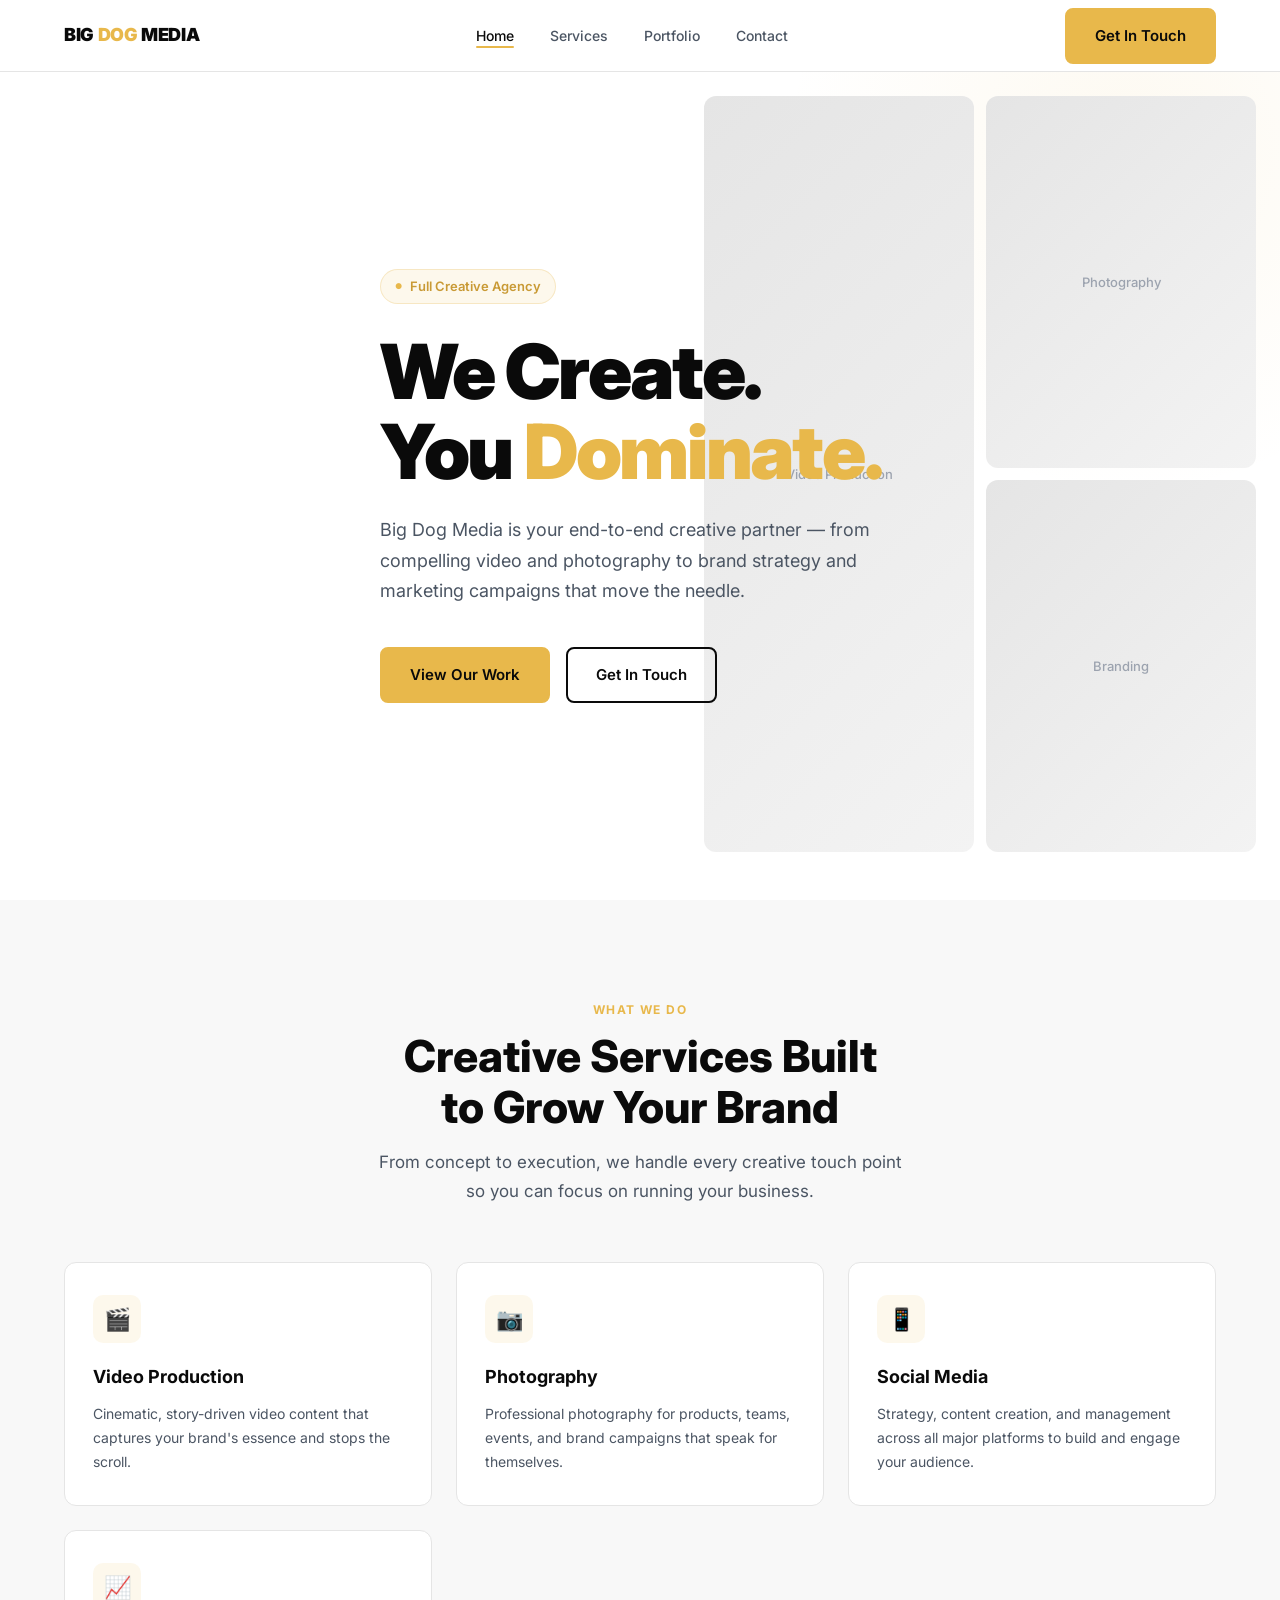
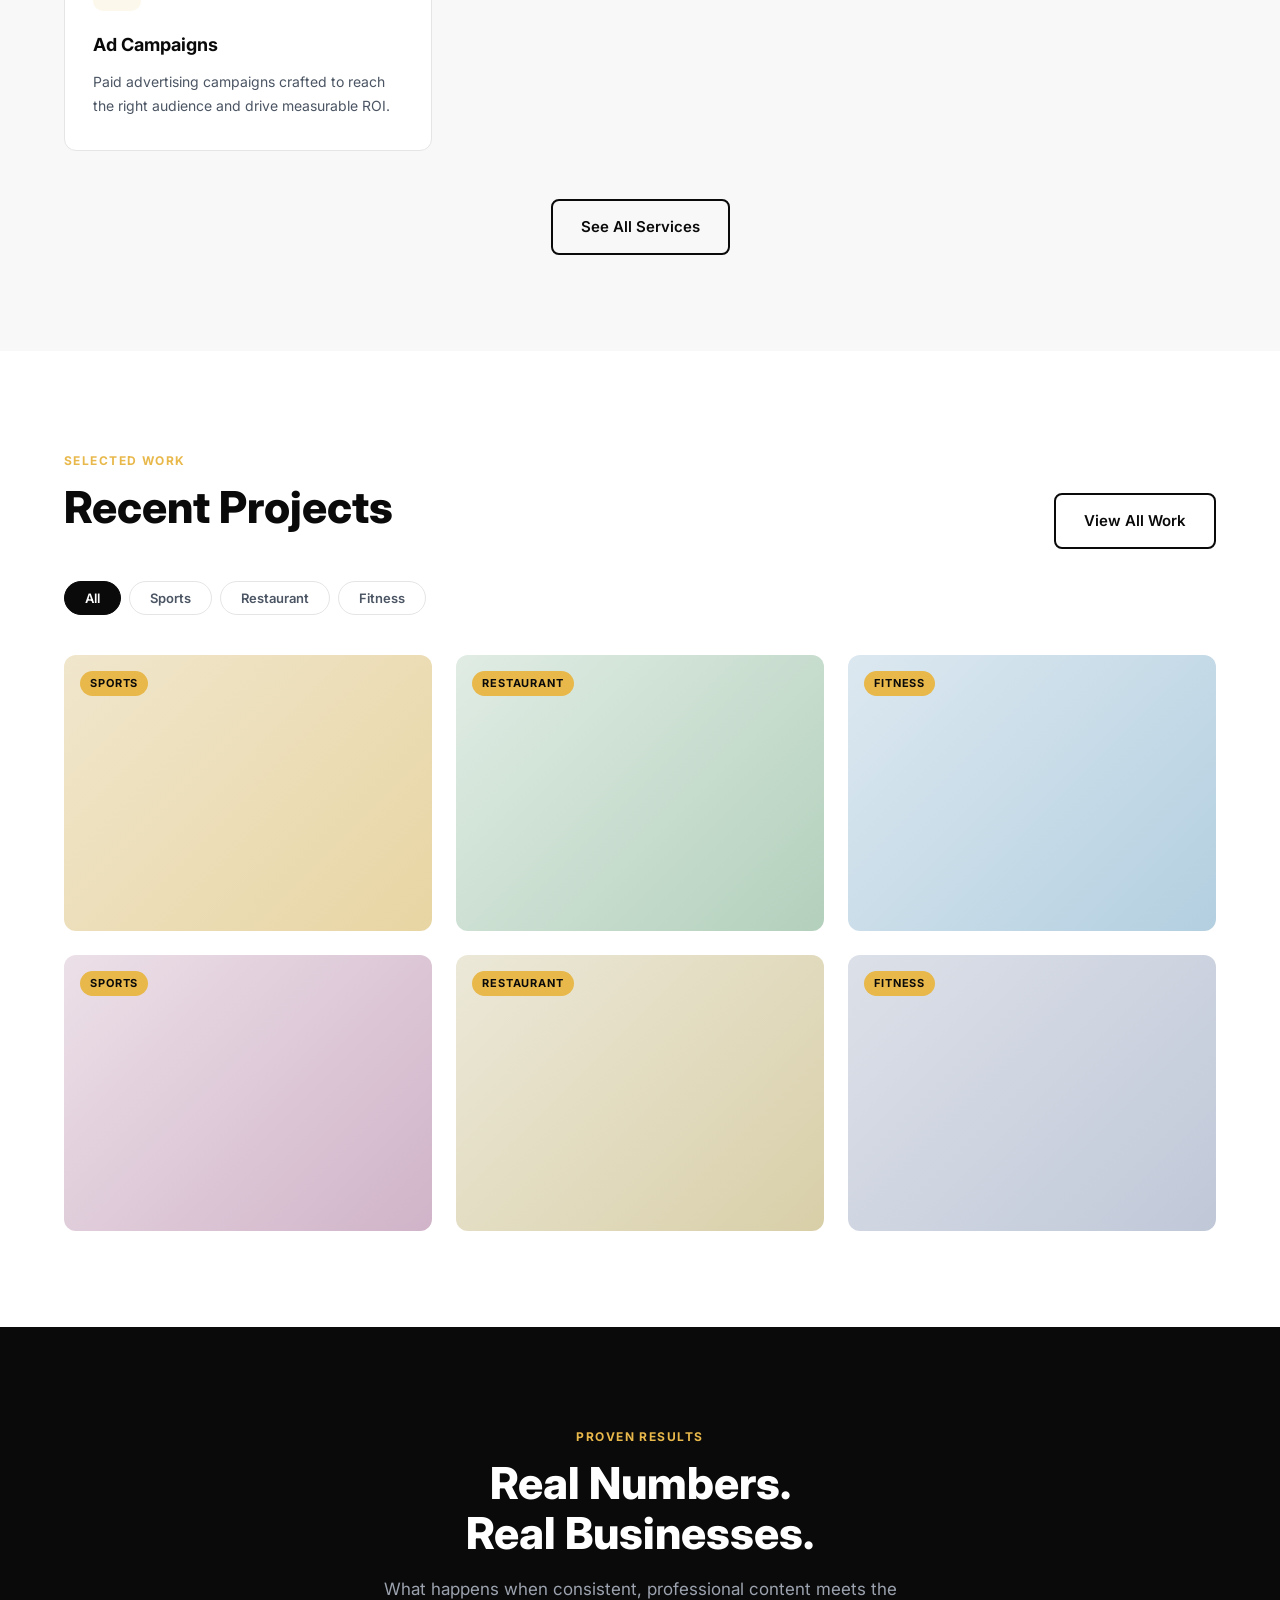
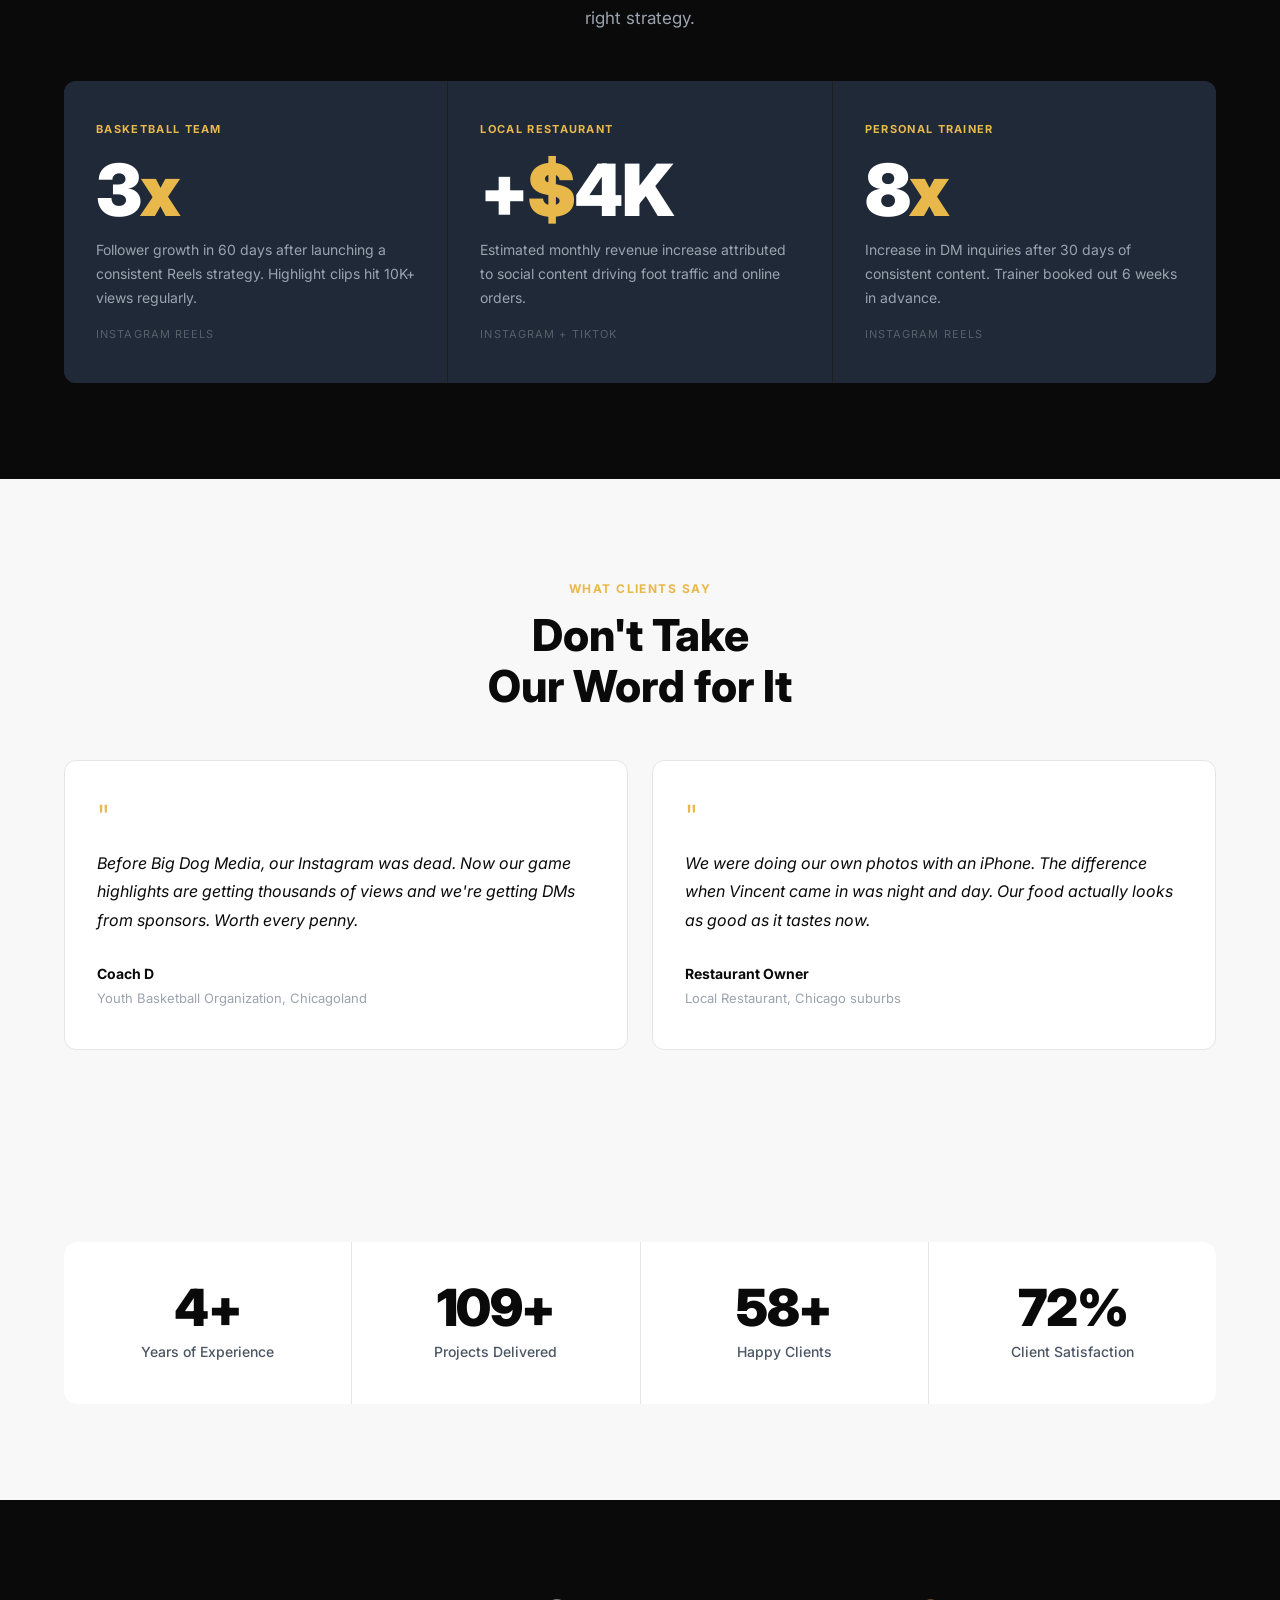
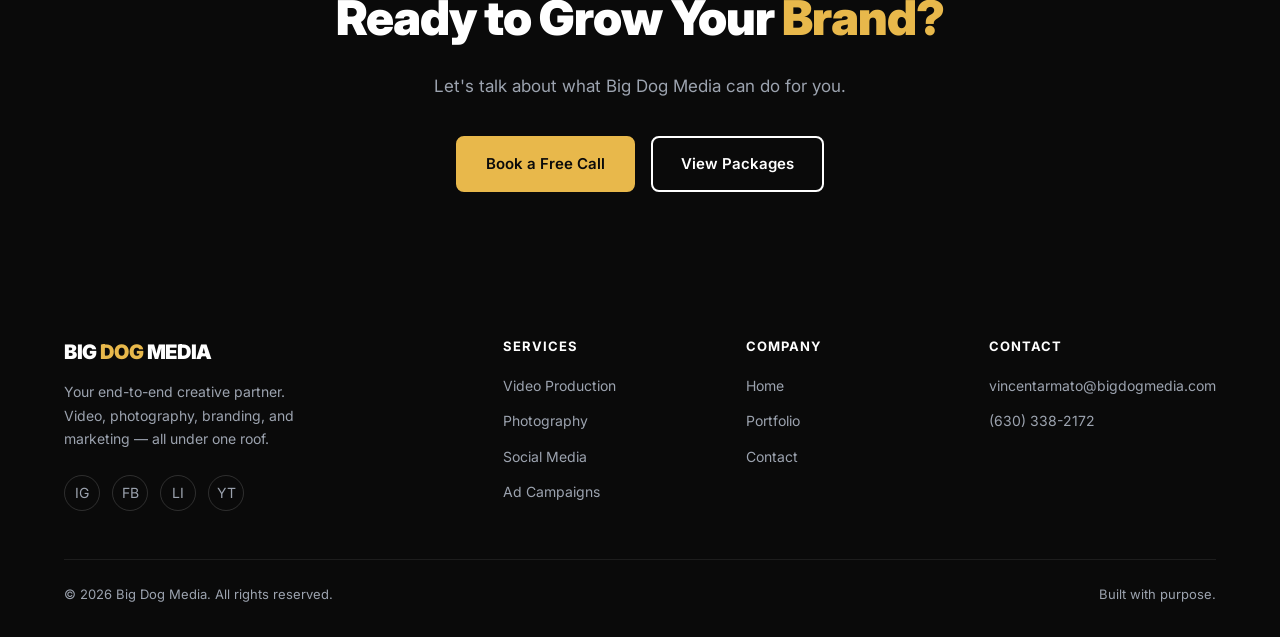
<file: index.html>
<!DOCTYPE html>
<html lang="en">
<head>
  <meta charset="UTF-8" />
  <meta name="viewport" content="width=device-width, initial-scale=1.0" />
  <title>Big Dog Media — Full Creative Agency</title>
  <meta name="description" content="Big Dog Media is a full-service creative agency offering video production, photography, branding, and marketing services. We create. You dominate." />
  <link rel="stylesheet" href="css/styles.css" />
  <style>
    .fade-in {
      opacity: 0;
      transform: translateY(24px);
      transition: opacity 0.6s ease, transform 0.6s ease;
    }
    .fade-in.visible {
      opacity: 1;
      transform: translateY(0);
    }
    .fade-in:nth-child(2) { transition-delay: 0.1s; }
    .fade-in:nth-child(3) { transition-delay: 0.2s; }
    .fade-in:nth-child(4) { transition-delay: 0.3s; }
    .fade-in:nth-child(5) { transition-delay: 0.4s; }
    .fade-in:nth-child(6) { transition-delay: 0.5s; }
  </style>
</head>
<body>

  <!-- NAVBAR -->
  <nav class="navbar">
    <div class="navbar__inner">
      <a href="index.html" class="navbar__logo">BIG <span>DOG</span> MEDIA</a>
      <ul class="navbar__links">
        <li><a href="index.html">Home</a></li>
        <li><a href="pages/services.html">Services</a></li>
        <li><a href="pages/portfolio.html">Portfolio</a></li>
        <li><a href="pages/contact.html">Contact</a></li>
      </ul>
      <div class="navbar__cta">
        <a href="pages/contact.html" class="btn btn-primary">Get In Touch</a>
      </div>
      <button class="navbar__hamburger" aria-label="Toggle menu" aria-expanded="false">
        <span></span><span></span><span></span>
      </button>
    </div>
  </nav>

  <!-- MOBILE MENU -->
  <div class="mobile-menu">
    <a href="index.html">Home</a>
    <a href="pages/services.html">Services</a>
    <a href="pages/portfolio.html">Portfolio</a>
    <a href="pages/contact.html">Contact</a>
    <a href="pages/contact.html" class="btn btn-primary" style="text-align:center;justify-content:center;">Get In Touch</a>
  </div>

  <!-- HERO -->
  <section class="hero">
    <div class="container">
      <div class="hero__content">
        <div class="hero__badge">Full Creative Agency</div>
        <h1 class="hero__title">
          We Create.<br />You <span class="accent">Dominate.</span>
        </h1>
        <p class="hero__subtitle">
          Big Dog Media is your end-to-end creative partner — from compelling video and photography to brand strategy and marketing campaigns that move the needle.
        </p>
        <div class="hero__actions">
          <a href="pages/portfolio.html" class="btn btn-primary">View Our Work</a>
          <a href="pages/contact.html" class="btn btn-outline">Get In Touch</a>
        </div>
      </div>
    </div>
    <div class="hero__visual">
      <div class="hero__img-block">
        <div class="placeholder-img ph-1" style="min-height:100%;">Video Production</div>
      </div>
      <div class="hero__img-block">
        <div class="placeholder-img ph-2" style="min-height:160px;">Photography</div>
      </div>
      <div class="hero__img-block">
        <div class="placeholder-img ph-4" style="min-height:160px;">Branding</div>
      </div>
    </div>
  </section>

  <!-- SERVICES OVERVIEW -->
  <section class="section section--gray">
    <div class="container">
      <div class="text-center mb-48">
        <span class="section-label">What We Do</span>
        <h2 class="section-title">Creative Services Built<br />to Grow Your Brand</h2>
        <p class="section-subtitle" style="margin:0 auto;">From concept to execution, we handle every creative touch point so you can focus on running your business.</p>
      </div>
      <div class="services-grid">
        <div class="service-card fade-in">
          <div class="service-card__icon">🎬</div>
          <h3 class="service-card__title">Video Production</h3>
          <p class="service-card__desc">Cinematic, story-driven video content that captures your brand's essence and stops the scroll.</p>
        </div>
        <div class="service-card fade-in">
          <div class="service-card__icon">📷</div>
          <h3 class="service-card__title">Photography</h3>
          <p class="service-card__desc">Professional photography for products, teams, events, and brand campaigns that speak for themselves.</p>
        </div>
        <div class="service-card fade-in">
          <div class="service-card__icon">📱</div>
          <h3 class="service-card__title">Social Media</h3>
          <p class="service-card__desc">Strategy, content creation, and management across all major platforms to build and engage your audience.</p>
        </div>
<div class="service-card fade-in">
          <div class="service-card__icon">📈</div>
          <h3 class="service-card__title">Ad Campaigns</h3>
          <p class="service-card__desc">Paid advertising campaigns crafted to reach the right audience and drive measurable ROI.</p>
        </div>
      </div>
      <div class="text-center mt-48">
        <a href="pages/services.html" class="btn btn-outline">See All Services</a>
      </div>
    </div>
  </section>

  <!-- SELECTED WORK -->
  <section class="section">
    <div class="container">
      <div style="display:flex;align-items:flex-end;justify-content:space-between;flex-wrap:wrap;gap:16px;margin-bottom:32px;">
        <div>
          <span class="section-label">Selected Work</span>
          <h2 class="section-title">Recent Projects</h2>
        </div>
        <a href="pages/portfolio.html" class="btn btn-outline">View All Work</a>
      </div>
      <div class="portfolio-filters">
        <button class="filter-btn active" data-filter="all">All</button>
        <button class="filter-btn" data-filter="sports">Sports</button>
        <button class="filter-btn" data-filter="restaurant">Restaurant</button>
        <button class="filter-btn" data-filter="fitness">Fitness</button>
      </div>
      <div class="portfolio-grid">
        <div class="portfolio-card" data-category="sports">
          <div class="portfolio-card__img placeholder-img ph-1" style="min-height:280px;"></div>
          <div class="portfolio-card__tag">Sports</div>
          <div class="portfolio-card__overlay">
            <p class="portfolio-card__title">Game Day Coverage</p>
            <span class="portfolio-card__view">View ↗</span>
          </div>
        </div>
        <div class="portfolio-card" data-category="restaurant">
          <div class="portfolio-card__img placeholder-img ph-4" style="min-height:280px;"></div>
          <div class="portfolio-card__tag">Restaurant</div>
          <div class="portfolio-card__overlay">
            <p class="portfolio-card__title">Food Photography</p>
            <span class="portfolio-card__view">View ↗</span>
          </div>
        </div>
        <div class="portfolio-card" data-category="fitness">
          <div class="portfolio-card__img placeholder-img ph-2" style="min-height:280px;"></div>
          <div class="portfolio-card__tag">Fitness</div>
          <div class="portfolio-card__overlay">
            <p class="portfolio-card__title">Trainer Reels</p>
            <span class="portfolio-card__view">View ↗</span>
          </div>
        </div>
        <div class="portfolio-card" data-category="sports">
          <div class="portfolio-card__img placeholder-img ph-5" style="min-height:280px;"></div>
          <div class="portfolio-card__tag">Sports</div>
          <div class="portfolio-card__overlay">
            <p class="portfolio-card__title">Season Hype Video</p>
            <span class="portfolio-card__view">View ↗</span>
          </div>
        </div>
        <div class="portfolio-card" data-category="restaurant">
          <div class="portfolio-card__img placeholder-img ph-6" style="min-height:280px;"></div>
          <div class="portfolio-card__tag">Restaurant</div>
          <div class="portfolio-card__overlay">
            <p class="portfolio-card__title">Grand Opening Promo</p>
            <span class="portfolio-card__view">View ↗</span>
          </div>
        </div>
        <div class="portfolio-card" data-category="fitness">
          <div class="portfolio-card__img placeholder-img ph-3" style="min-height:280px;"></div>
          <div class="portfolio-card__tag">Fitness</div>
          <div class="portfolio-card__overlay">
            <p class="portfolio-card__title">Monthly Content Series</p>
            <span class="portfolio-card__view">View ↗</span>
          </div>
        </div>
      </div>
    </div>
  </section>

  <!-- CLIENT RESULTS -->
  <section class="section" style="background:var(--black);">
    <div class="container">
      <div class="text-center mb-48">
        <span class="section-label" style="color:var(--gold);">Proven Results</span>
        <h2 class="section-title" style="color:var(--white);">Real Numbers.<br>Real Businesses.</h2>
        <p class="section-subtitle" style="color:var(--gray-400);margin:0 auto;">What happens when consistent, professional content meets the right strategy.</p>
      </div>
      <div class="results-grid">
        <div class="result-card">
          <div class="result-client">Basketball Team</div>
          <div class="result-metric">3<span>x</span></div>
          <div class="result-desc">Follower growth in 60 days after launching a consistent Reels strategy. Highlight clips hit 10K+ views regularly.</div>
          <div class="result-platform">Instagram Reels</div>
        </div>
        <div class="result-card">
          <div class="result-client">Local Restaurant</div>
          <div class="result-metric">+<span>$</span>4K</div>
          <div class="result-desc">Estimated monthly revenue increase attributed to social content driving foot traffic and online orders.</div>
          <div class="result-platform">Instagram + TikTok</div>
        </div>
        <div class="result-card">
          <div class="result-client">Personal Trainer</div>
          <div class="result-metric">8<span>x</span></div>
          <div class="result-desc">Increase in DM inquiries after 30 days of consistent content. Trainer booked out 6 weeks in advance.</div>
          <div class="result-platform">Instagram Reels</div>
        </div>
      </div>
    </div>
  </section>

  <!-- TESTIMONIALS -->
  <section class="section section--gray">
    <div class="container">
      <div class="text-center mb-48">
        <span class="section-label">What Clients Say</span>
        <h2 class="section-title">Don't Take<br>Our Word for It</h2>
      </div>
      <div class="testimonials-grid">
        <div class="testimonial-card">
          <div class="testimonial-quote">"</div>
          <p class="testimonial-text">Before Big Dog Media, our Instagram was dead. Now our game highlights are getting thousands of views and we're getting DMs from sponsors. Worth every penny.</p>
          <p class="testimonial-author">Coach D</p>
          <p class="testimonial-role">Youth Basketball Organization, Chicagoland</p>
        </div>
        <div class="testimonial-card">
          <div class="testimonial-quote">"</div>
          <p class="testimonial-text">We were doing our own photos with an iPhone. The difference when Vincent came in was night and day. Our food actually looks as good as it tastes now.</p>
          <p class="testimonial-author">Restaurant Owner</p>
          <p class="testimonial-role">Local Restaurant, Chicago suburbs</p>
        </div>
      </div>
    </div>
  </section>

  <!-- STATS -->
  <section class="section section--gray">
    <div class="container">
      <div class="stats-grid">
        <div class="stat-item">
          <div class="stat-number" data-target="5" data-suffix="+" >5+</div>
          <div class="stat-label">Years of Experience</div>
        </div>
        <div class="stat-item">
          <div class="stat-number" data-target="150" data-suffix="+">150+</div>
          <div class="stat-label">Projects Delivered</div>
        </div>
        <div class="stat-item">
          <div class="stat-number" data-target="80" data-suffix="+">80+</div>
          <div class="stat-label">Happy Clients</div>
        </div>
        <div class="stat-item">
          <div class="stat-number gold-text" data-target="100" data-suffix="%">100%</div>
          <div class="stat-label">Client Satisfaction</div>
        </div>
      </div>
    </div>
  </section>

  <!-- CTA BANNER -->
  <section class="cta-banner">
    <div class="container">
      <h2 class="cta-banner__title">Ready to Grow Your <span>Brand?</span></h2>
      <p class="cta-banner__subtitle">Let's talk about what Big Dog Media can do for you.</p>
      <div class="cta-banner__actions">
        <a href="https://app.squareup.com/appointments/book/epxj5y0kkq7lo6/L9JPWWCQKEAFW/start" target="_blank" class="btn btn-primary">Book a Free Call</a>
        <a href="pages/services.html" class="btn btn-outline-white">View Packages</a>
      </div>
    </div>
  </section>

  <!-- FOOTER -->
  <footer class="footer">
    <div class="container">
      <div class="footer__grid">
        <div>
          <div class="footer__logo">BIG <span>DOG</span> MEDIA</div>
          <p class="footer__tagline">Your end-to-end creative partner. Video, photography, branding, and marketing — all under one roof.</p>
          <div class="footer__social">
            <a href="https://www.instagram.com/vincent_armato" target="_blank" aria-label="Instagram">IG</a>
            <a href="https://www.facebook.com/vincent_armato" target="_blank" aria-label="Facebook">FB</a>
            <a href="https://www.linkedin.com/in/vincent_armato" target="_blank" aria-label="LinkedIn">LI</a>
            <a href="https://www.youtube.com/@vincent_armato" target="_blank" aria-label="YouTube">YT</a>
          </div>
        </div>
        <div class="footer__col">
          <p class="footer__col-title">Services</p>
          <ul>
            <li><a href="pages/services.html">Video Production</a></li>
            <li><a href="pages/services.html">Photography</a></li>
            <li><a href="pages/services.html">Social Media</a></li>
            <li><a href="pages/services.html">Ad Campaigns</a></li>
          </ul>
        </div>
        <div class="footer__col">
          <p class="footer__col-title">Company</p>
          <ul>
            <li><a href="index.html">Home</a></li>
            <li><a href="pages/portfolio.html">Portfolio</a></li>
            <li><a href="pages/contact.html">Contact</a></li>
          </ul>
        </div>
        <div class="footer__col">
          <p class="footer__col-title">Contact</p>
          <ul>
            <li><a href="mailto:vincentarmato@bigdogmedia.com">vincentarmato@bigdogmedia.com</a></li>
            <li><a href="tel:+16303382172">(630) 338-2172</a></li>
          </ul>
        </div>
      </div>
      <div class="footer__bottom">
        <p>&copy; 2026 Big Dog Media. All rights reserved.</p>
        <p>Built with purpose.</p>
      </div>
    </div>
  </footer>

  <script src="js/main.js"></script>
</body>
</html>
</file>
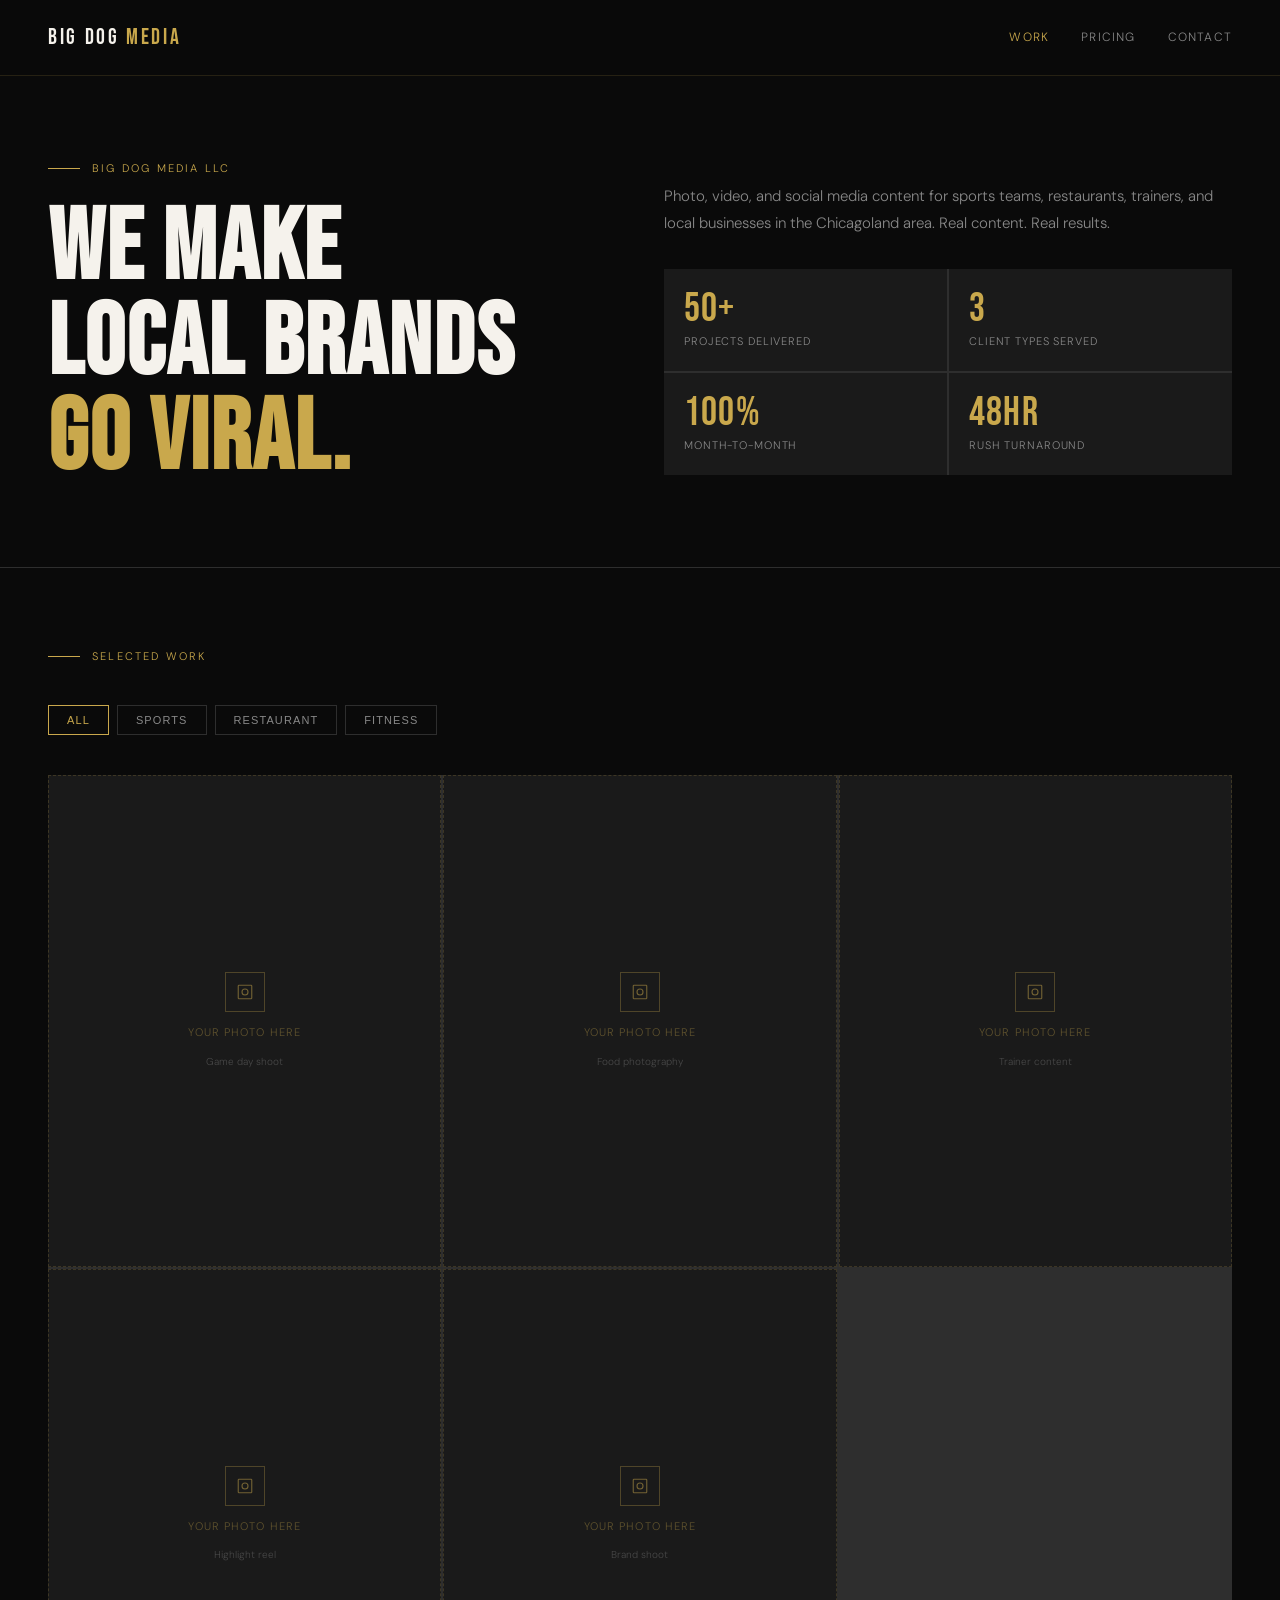
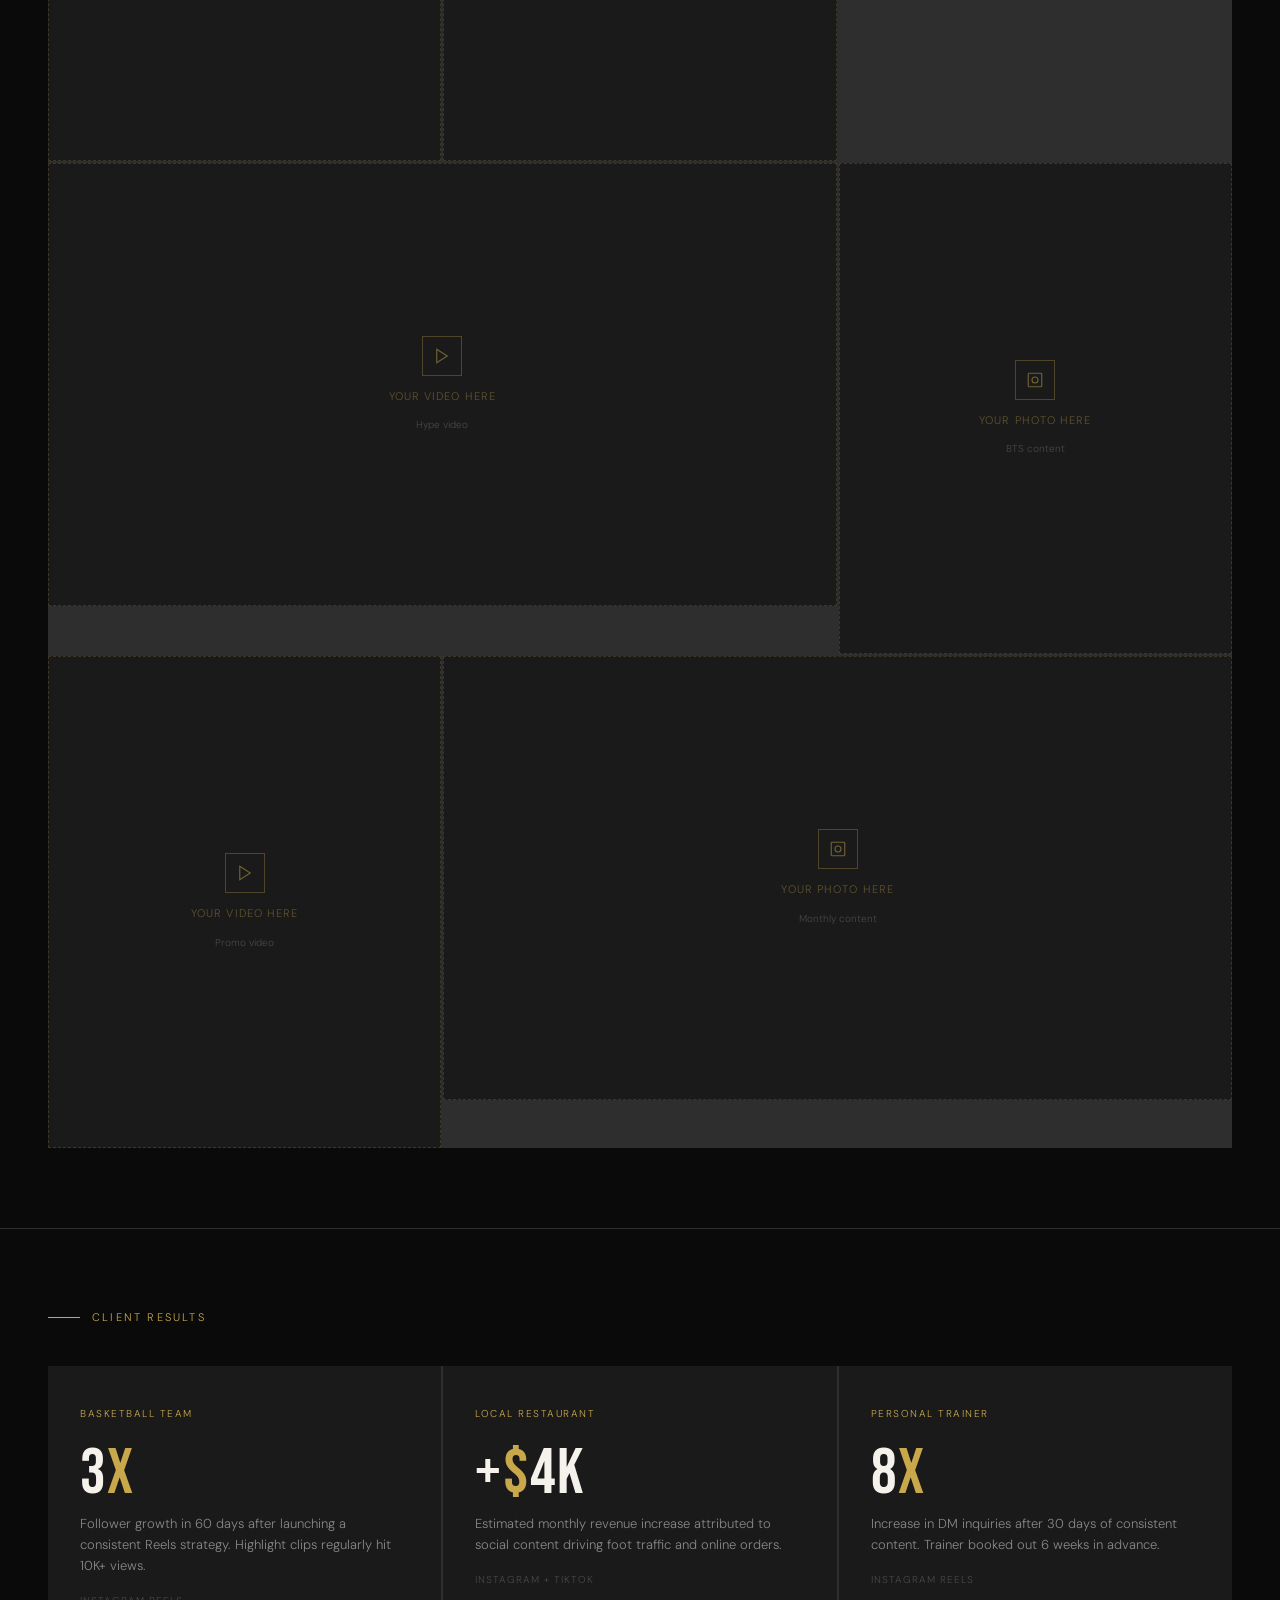
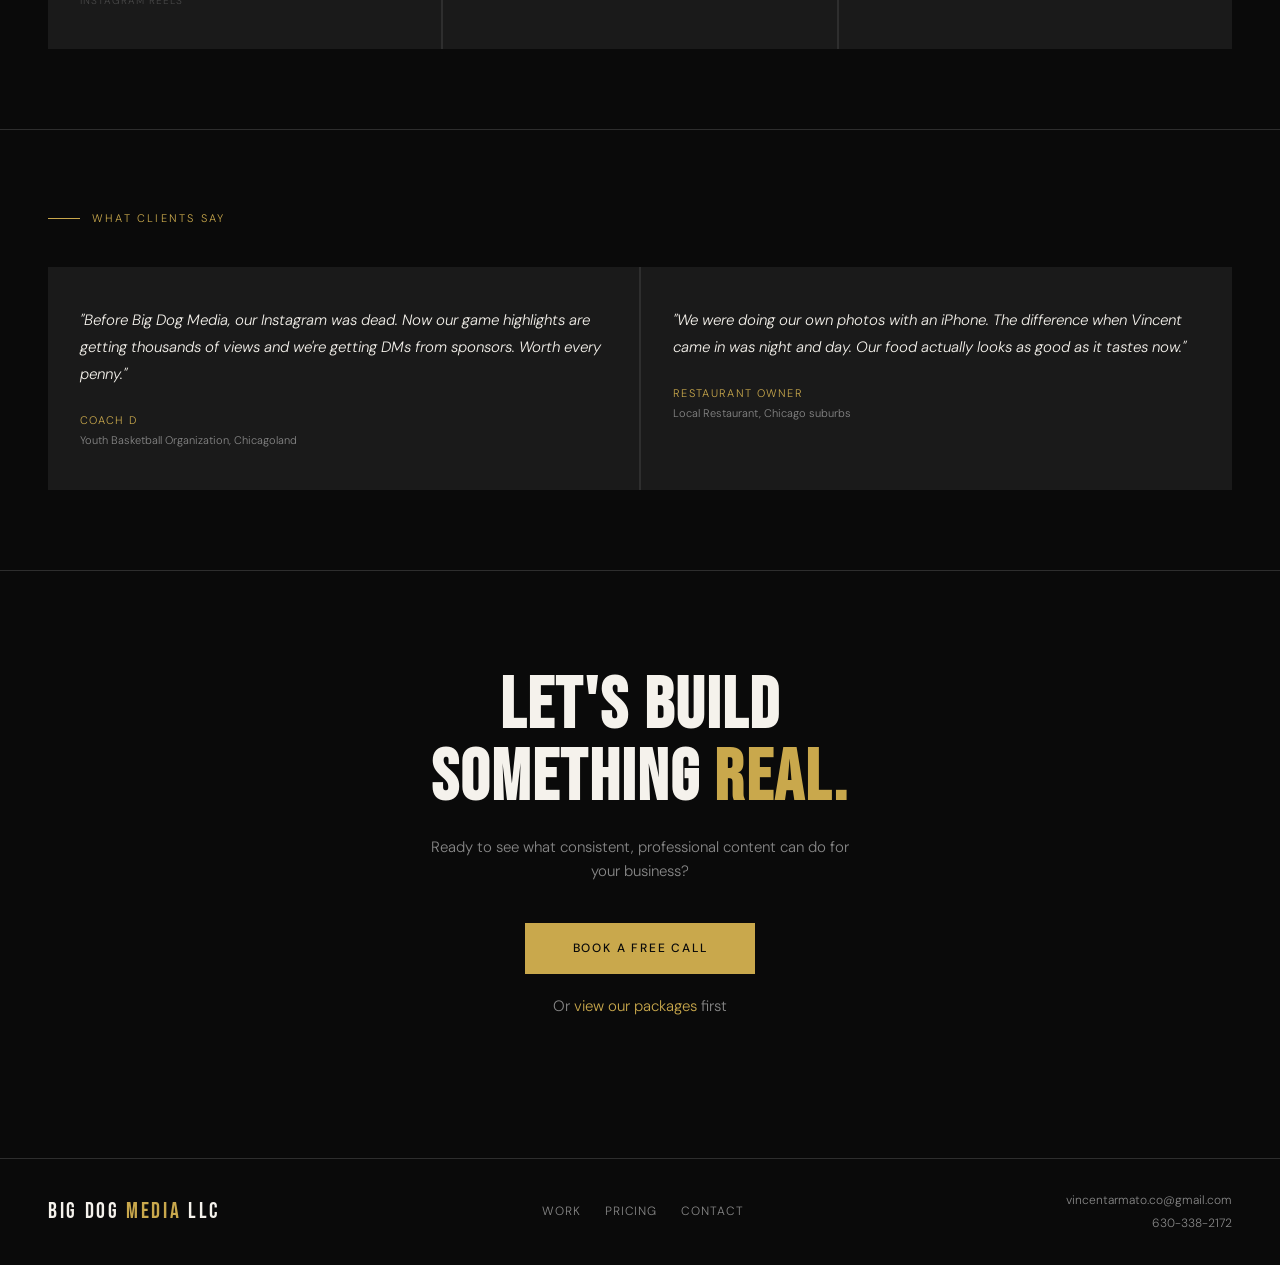
<file: example/index.html>
<!DOCTYPE html>
<html lang="en">
<head>
<meta charset="UTF-8">
<meta name="viewport" content="width=device-width, initial-scale=1.0">
<title>Big Dog Media LLC — Social Media Content for Local Businesses</title>
<link href="https://fonts.googleapis.com/css2?family=Bebas+Neue&family=DM+Sans:ital,wght@0,300;0,400;0,500;1,300&display=swap" rel="stylesheet">
<style>
  :root {
    --black: #0a0a0a;
    --white: #f5f2ec;
    --gold: #c9a84c;
    --gold-light: #e8c96a;
    --gray: #1a1a1a;
    --gray-mid: #2e2e2e;
    --gray-text: #888;
  }
  * { box-sizing: border-box; margin: 0; padding: 0; }
  body { background: var(--black); color: var(--white); font-family: 'DM Sans', sans-serif; font-weight: 300; line-height: 1.6; overflow-x: hidden; }

  nav {
    position: fixed; top: 0; left: 0; right: 0; z-index: 100;
    padding: 20px 48px;
    display: flex; justify-content: space-between; align-items: center;
    border-bottom: 1px solid rgba(201,168,76,0.15);
    background: rgba(10,10,10,0.92);
    backdrop-filter: blur(12px);
  }
  .logo { font-family: 'Bebas Neue', sans-serif; font-size: 22px; letter-spacing: 0.12em; color: var(--white); text-decoration: none; }
  .logo span { color: var(--gold); }
  .nav-links { display: flex; gap: 32px; }
  .nav-links a { font-size: 12px; letter-spacing: 0.1em; text-transform: uppercase; color: var(--gray-text); text-decoration: none; transition: color 0.2s; }
  .nav-links a:hover, .nav-links a.active { color: var(--gold); }

  .hero {
    padding: 160px 48px 80px;
    display: grid; grid-template-columns: 1fr 1fr; gap: 48px; align-items: end;
    opacity: 0; animation: fadeUp 0.9s ease forwards 0.1s;
  }
  .hero-tag { font-size: 11px; letter-spacing: 0.2em; text-transform: uppercase; color: var(--gold); margin-bottom: 24px; display: flex; align-items: center; gap: 12px; }
  .hero-tag::before { content: ''; display: block; width: 32px; height: 1px; background: var(--gold); }
  h1 { font-family: 'Bebas Neue', sans-serif; font-size: clamp(60px, 9vw, 100px); line-height: 0.95; letter-spacing: 0.02em; }
  h1 em { font-style: normal; color: var(--gold); }
  .hero-right { padding-bottom: 12px; }
  .hero-right p { font-size: 15px; color: var(--gray-text); line-height: 1.8; margin-bottom: 32px; }
  .hero-stats { display: grid; grid-template-columns: 1fr 1fr; gap: 2px; background: var(--gray-mid); }
  .stat { background: var(--gray); padding: 20px; }
  .stat-num { font-family: 'Bebas Neue', sans-serif; font-size: 40px; color: var(--gold); letter-spacing: 0.03em; line-height: 1; }
  .stat-label { font-size: 11px; color: var(--gray-text); text-transform: uppercase; letter-spacing: 0.08em; margin-top: 4px; }

  .section-label { font-size: 11px; letter-spacing: 0.2em; text-transform: uppercase; color: var(--gold); display: flex; align-items: center; gap: 12px; margin-bottom: 40px; }
  .section-label::before { content: ''; display: block; width: 32px; height: 1px; background: var(--gold); }

  .work-section {
    padding: 80px 48px;
    border-top: 1px solid var(--gray-mid);
    opacity: 0; animation: fadeUp 0.9s ease forwards 0.3s;
  }

  .work-filter { display: flex; gap: 8px; margin-bottom: 40px; flex-wrap: wrap; }
  .filter-btn {
    font-size: 11px; letter-spacing: 0.1em; text-transform: uppercase;
    padding: 8px 18px; border: 1px solid var(--gray-mid);
    background: transparent; color: var(--gray-text); cursor: pointer; transition: all 0.2s;
  }
  .filter-btn:hover, .filter-btn.active { border-color: var(--gold); color: var(--gold); }

  .portfolio-grid {
    display: grid;
    grid-template-columns: repeat(3, 1fr);
    gap: 2px;
    background: var(--gray-mid);
  }

  .portfolio-item {
    position: relative;
    aspect-ratio: 4/5;
    background: var(--gray);
    overflow: hidden;
    cursor: pointer;
  }
  .portfolio-item:nth-child(3n+1) { aspect-ratio: 4/5; }
  .portfolio-item:nth-child(6) { grid-column: span 2; aspect-ratio: 16/9; }
  .portfolio-item:nth-child(9) { grid-column: span 2; aspect-ratio: 16/9; }

  .portfolio-img {
    width: 100%; height: 100%;
    object-fit: cover;
    display: block;
    transition: transform 0.4s ease;
  }
  .portfolio-item:hover .portfolio-img { transform: scale(1.04); }

  .portfolio-placeholder {
    width: 100%; height: 100%;
    background: var(--gray);
    display: flex; flex-direction: column;
    align-items: center; justify-content: center;
    gap: 12px; transition: background 0.2s;
    border: 1px dashed rgba(201,168,76,0.2);
  }
  .portfolio-item:hover .portfolio-placeholder { background: #222; }
  .placeholder-icon {
    width: 40px; height: 40px;
    border: 1px solid rgba(201,168,76,0.3);
    display: flex; align-items: center; justify-content: center;
  }
  .placeholder-icon svg { width: 18px; height: 18px; stroke: var(--gold); fill: none; opacity: 0.5; }
  .placeholder-label { font-size: 11px; letter-spacing: 0.1em; text-transform: uppercase; color: rgba(201,168,76,0.4); }
  .placeholder-type { font-size: 10px; color: rgba(255,255,255,0.2); }

  .portfolio-overlay {
    position: absolute; inset: 0;
    background: linear-gradient(to top, rgba(10,10,10,0.85) 0%, transparent 60%);
    opacity: 0; transition: opacity 0.3s;
    display: flex; flex-direction: column; justify-content: flex-end;
    padding: 20px;
  }
  .portfolio-item:hover .portfolio-overlay { opacity: 1; }
  .overlay-client { font-size: 11px; letter-spacing: 0.1em; text-transform: uppercase; color: var(--gold); margin-bottom: 4px; }
  .overlay-title { font-family: 'Bebas Neue', sans-serif; font-size: 22px; letter-spacing: 0.05em; color: var(--white); }

  .results-section {
    padding: 80px 48px;
    border-top: 1px solid var(--gray-mid);
    opacity: 0; animation: fadeUp 0.9s ease forwards 0.5s;
  }
  .results-grid {
    display: grid; grid-template-columns: repeat(3, 1fr); gap: 2px;
    background: var(--gray-mid);
  }
  .result-card {
    background: var(--gray); padding: 40px 32px;
    transition: background 0.2s;
  }
  .result-card:hover { background: #222; }
  .result-client { font-size: 10px; letter-spacing: 0.15em; text-transform: uppercase; color: var(--gold); margin-bottom: 20px; }
  .result-metric { font-family: 'Bebas Neue', sans-serif; font-size: 64px; color: var(--white); line-height: 1; letter-spacing: 0.02em; margin-bottom: 8px; }
  .result-metric span { color: var(--gold); }
  .result-desc { font-size: 13px; color: var(--gray-text); line-height: 1.6; margin-bottom: 16px; }
  .result-platform { font-size: 10px; letter-spacing: 0.1em; text-transform: uppercase; color: rgba(255,255,255,0.2); }

  .testimonials-section {
    padding: 80px 48px;
    border-top: 1px solid var(--gray-mid);
    opacity: 0; animation: fadeUp 0.9s ease forwards 0.6s;
  }
  .testimonials-grid { display: grid; grid-template-columns: repeat(2, 1fr); gap: 2px; background: var(--gray-mid); }
  .testimonial { background: var(--gray); padding: 40px 32px; }
  .testimonial-text { font-size: 15px; color: var(--white); line-height: 1.8; font-style: italic; margin-bottom: 24px; }
  .testimonial-author { font-size: 11px; letter-spacing: 0.12em; text-transform: uppercase; color: var(--gold); }
  .testimonial-role { font-size: 11px; color: var(--gray-text); margin-top: 2px; }

  .cta-section {
    padding: 100px 48px;
    border-top: 1px solid var(--gray-mid);
    display: flex; flex-direction: column; align-items: center; text-align: center;
    opacity: 0; animation: fadeUp 0.9s ease forwards 0.7s;
  }
  .cta-section h2 { font-family: 'Bebas Neue', sans-serif; font-size: clamp(40px, 6vw, 72px); letter-spacing: 0.03em; line-height: 1; margin-bottom: 20px; }
  .cta-section p { font-size: 15px; color: var(--gray-text); max-width: 440px; margin-bottom: 40px; }
  .cta-btn { display: inline-block; padding: 16px 48px; background: var(--gold); color: var(--black); font-size: 12px; letter-spacing: 0.15em; text-transform: uppercase; font-weight: 500; text-decoration: none; transition: background 0.2s; }
  .cta-btn:hover { background: var(--gold-light); }
  .cta-sub { margin-top: 20px; font-size: 13px; color: var(--gray-text); }
  .cta-sub a { color: var(--gold); text-decoration: none; }

  footer {
    padding: 32px 48px; border-top: 1px solid var(--gray-mid);
    display: flex; justify-content: space-between; align-items: center; flex-wrap: wrap; gap: 16px;
  }
  .footer-links { display: flex; gap: 24px; }
  .footer-links a { font-size: 12px; letter-spacing: 0.08em; text-transform: uppercase; color: var(--gray-text); text-decoration: none; transition: color 0.2s; }
  .footer-links a:hover { color: var(--gold); }
  .footer-contact { display: flex; flex-direction: column; align-items: flex-end; gap: 4px; }
  .footer-contact a { font-size: 12px; color: var(--gray-text); text-decoration: none; transition: color 0.2s; }
  .footer-contact a:hover { color: var(--gold); }

  @keyframes fadeUp { from { opacity: 0; transform: translateY(24px); } to { opacity: 1; transform: translateY(0); } }

  @media (max-width: 900px) {
    nav { padding: 16px 24px; }
    .hero { grid-template-columns: 1fr; padding: 140px 24px 60px; gap: 32px; }
    .work-section, .results-section, .testimonials-section, .cta-section { padding-left: 24px; padding-right: 24px; }
    .portfolio-grid { grid-template-columns: repeat(2, 1fr); }
    .portfolio-item:nth-child(6), .portfolio-item:nth-child(9) { grid-column: span 1; aspect-ratio: 4/5; }
    .results-grid { grid-template-columns: 1fr; }
    .testimonials-grid { grid-template-columns: 1fr; }
    footer { padding: 24px; flex-direction: column; align-items: flex-start; }
    .footer-contact { align-items: flex-start; }
  }
  @media (max-width: 560px) {
    .portfolio-grid { grid-template-columns: 1fr; }
    .portfolio-item:nth-child(6), .portfolio-item:nth-child(9) { grid-column: span 1; }
    h1 { font-size: 56px; }
  }
</style>
</head>
<body>

<nav>
  <a href="index.html" class="logo">Big Dog <span>Media</span></a>
  <div class="nav-links">
    <a href="index.html" class="active">Work</a>
    <a href="pricing.html">Pricing</a>
    <a href="contact.html">Contact</a>
  </div>
</nav>

<section class="hero">
  <div class="hero-left">
    <div class="hero-tag">Big Dog Media LLC</div>
    <h1>We make<br>local brands<br><em>go viral.</em></h1>
  </div>
  <div class="hero-right">
    <p>Photo, video, and social media content for sports teams, restaurants, trainers, and local businesses in the Chicagoland area. Real content. Real results.</p>
    <div class="hero-stats">
      <div class="stat">
        <div class="stat-num">50+</div>
        <div class="stat-label">Projects delivered</div>
      </div>
      <div class="stat">
        <div class="stat-num">3</div>
        <div class="stat-label">Client types served</div>
      </div>
      <div class="stat">
        <div class="stat-num">100%</div>
        <div class="stat-label">Month-to-month</div>
      </div>
      <div class="stat">
        <div class="stat-num">48hr</div>
        <div class="stat-label">Rush turnaround</div>
      </div>
    </div>
  </div>
</section>

<section class="work-section">
  <div class="section-label">Selected work</div>

  <div class="work-filter">
    <button class="filter-btn active" onclick="filterWork('all', this)">All</button>
    <button class="filter-btn" onclick="filterWork('sports', this)">Sports</button>
    <button class="filter-btn" onclick="filterWork('restaurant', this)">Restaurant</button>
    <button class="filter-btn" onclick="filterWork('fitness', this)">Fitness</button>
  </div>

  <div class="portfolio-grid" id="portfolioGrid">

    <div class="portfolio-item" data-cat="sports">
      <div class="portfolio-placeholder">
        <div class="placeholder-icon"><svg viewBox="0 0 24 24" stroke-width="1.5"><rect x="3" y="3" width="18" height="18" rx="1"/><circle cx="12" cy="12" r="4"/></svg></div>
        <div class="placeholder-label">Your photo here</div>
        <div class="placeholder-type">Game day shoot</div>
      </div>
      <div class="portfolio-overlay">
        <div class="overlay-client">Sports</div>
        <div class="overlay-title">Game Day Coverage</div>
      </div>
    </div>

    <div class="portfolio-item" data-cat="restaurant">
      <div class="portfolio-placeholder">
        <div class="placeholder-icon"><svg viewBox="0 0 24 24" stroke-width="1.5"><rect x="3" y="3" width="18" height="18" rx="1"/><circle cx="12" cy="12" r="4"/></svg></div>
        <div class="placeholder-label">Your photo here</div>
        <div class="placeholder-type">Food photography</div>
      </div>
      <div class="portfolio-overlay">
        <div class="overlay-client">Restaurant</div>
        <div class="overlay-title">Menu Shoot</div>
      </div>
    </div>

    <div class="portfolio-item" data-cat="fitness">
      <div class="portfolio-placeholder">
        <div class="placeholder-icon"><svg viewBox="0 0 24 24" stroke-width="1.5"><rect x="3" y="3" width="18" height="18" rx="1"/><circle cx="12" cy="12" r="4"/></svg></div>
        <div class="placeholder-label">Your photo here</div>
        <div class="placeholder-type">Trainer content</div>
      </div>
      <div class="portfolio-overlay">
        <div class="overlay-client">Fitness</div>
        <div class="overlay-title">Personal Trainer Reels</div>
      </div>
    </div>

    <div class="portfolio-item" data-cat="sports">
      <div class="portfolio-placeholder">
        <div class="placeholder-icon"><svg viewBox="0 0 24 24" stroke-width="1.5"><rect x="3" y="3" width="18" height="18" rx="1"/><circle cx="12" cy="12" r="4"/></svg></div>
        <div class="placeholder-label">Your photo here</div>
        <div class="placeholder-type">Highlight reel</div>
      </div>
      <div class="portfolio-overlay">
        <div class="overlay-client">Sports</div>
        <div class="overlay-title">Highlight Reel</div>
      </div>
    </div>

    <div class="portfolio-item" data-cat="restaurant">
      <div class="portfolio-placeholder">
        <div class="placeholder-icon"><svg viewBox="0 0 24 24" stroke-width="1.5"><rect x="3" y="3" width="18" height="18" rx="1"/><circle cx="12" cy="12" r="4"/></svg></div>
        <div class="placeholder-label">Your photo here</div>
        <div class="placeholder-type">Brand shoot</div>
      </div>
      <div class="portfolio-overlay">
        <div class="overlay-client">Restaurant</div>
        <div class="overlay-title">Brand Content</div>
      </div>
    </div>

    <div class="portfolio-item" data-cat="sports">
      <div class="portfolio-placeholder">
        <div class="placeholder-icon"><svg viewBox="0 0 24 24" stroke-width="1.5"><polygon points="5 3 19 12 5 21 5 3"/></svg></div>
        <div class="placeholder-label">Your video here</div>
        <div class="placeholder-type">Hype video</div>
      </div>
      <div class="portfolio-overlay">
        <div class="overlay-client">Sports</div>
        <div class="overlay-title">Season Hype Video</div>
      </div>
    </div>

    <div class="portfolio-item" data-cat="fitness">
      <div class="portfolio-placeholder">
        <div class="placeholder-icon"><svg viewBox="0 0 24 24" stroke-width="1.5"><rect x="3" y="3" width="18" height="18" rx="1"/><circle cx="12" cy="12" r="4"/></svg></div>
        <div class="placeholder-label">Your photo here</div>
        <div class="placeholder-type">BTS content</div>
      </div>
      <div class="portfolio-overlay">
        <div class="overlay-client">Fitness</div>
        <div class="overlay-title">Behind the Scenes</div>
      </div>
    </div>

    <div class="portfolio-item" data-cat="restaurant">
      <div class="portfolio-placeholder">
        <div class="placeholder-icon"><svg viewBox="0 0 24 24" stroke-width="1.5"><polygon points="5 3 19 12 5 21 5 3"/></svg></div>
        <div class="placeholder-label">Your video here</div>
        <div class="placeholder-type">Promo video</div>
      </div>
      <div class="portfolio-overlay">
        <div class="overlay-client">Restaurant</div>
        <div class="overlay-title">Grand Opening Promo</div>
      </div>
    </div>

    <div class="portfolio-item" data-cat="fitness">
      <div class="portfolio-placeholder">
        <div class="placeholder-icon"><svg viewBox="0 0 24 24" stroke-width="1.5"><rect x="3" y="3" width="18" height="18" rx="1"/><circle cx="12" cy="12" r="4"/></svg></div>
        <div class="placeholder-label">Your photo here</div>
        <div class="placeholder-type">Monthly content</div>
      </div>
      <div class="portfolio-overlay">
        <div class="overlay-client">Fitness</div>
        <div class="overlay-title">Monthly Retainer Work</div>
      </div>
    </div>

  </div>
</section>

<section class="results-section">
  <div class="section-label">Client results</div>
  <div class="results-grid">
    <div class="result-card">
      <div class="result-client">Basketball team</div>
      <div class="result-metric">3<span>x</span></div>
      <div class="result-desc">Follower growth in 60 days after launching a consistent Reels strategy. Highlight clips regularly hit 10K+ views.</div>
      <div class="result-platform">Instagram Reels</div>
    </div>
    <div class="result-card">
      <div class="result-client">Local restaurant</div>
      <div class="result-metric">+<span>$</span>4K</div>
      <div class="result-desc">Estimated monthly revenue increase attributed to social content driving foot traffic and online orders.</div>
      <div class="result-platform">Instagram + TikTok</div>
    </div>
    <div class="result-card">
      <div class="result-client">Personal trainer</div>
      <div class="result-metric">8<span>x</span></div>
      <div class="result-desc">Increase in DM inquiries after 30 days of consistent content. Trainer booked out 6 weeks in advance.</div>
      <div class="result-platform">Instagram Reels</div>
    </div>
  </div>
</section>

<section class="testimonials-section">
  <div class="section-label">What clients say</div>
  <div class="testimonials-grid">
    <div class="testimonial">
      <div class="testimonial-text">"Before Big Dog Media, our Instagram was dead. Now our game highlights are getting thousands of views and we're getting DMs from sponsors. Worth every penny."</div>
      <div class="testimonial-author">Coach D</div>
      <div class="testimonial-role">Youth Basketball Organization, Chicagoland</div>
    </div>
    <div class="testimonial">
      <div class="testimonial-text">"We were doing our own photos with an iPhone. The difference when Vincent came in was night and day. Our food actually looks as good as it tastes now."</div>
      <div class="testimonial-author">Restaurant Owner</div>
      <div class="testimonial-role">Local Restaurant, Chicago suburbs</div>
    </div>
  </div>
</section>

<section class="cta-section">
  <h2>Let's build<br>something <em style="color:var(--gold);font-style:normal;">real.</em></h2>
  <p>Ready to see what consistent, professional content can do for your business?</p>
  <a href="https://app.squareup.com/appointments/book/epxj5y0kkq7lo6/L9JPWWCQKEAFW/start" target="_blank" class="cta-btn">Book a free call</a>
  <p class="cta-sub">Or <a href="pricing.html">view our packages</a> first</p>
</section>

<footer>
  <a href="index.html" class="logo">Big Dog <span>Media</span> LLC</a>
  <div class="footer-links">
    <a href="index.html">Work</a>
    <a href="pricing.html">Pricing</a>
    <a href="contact.html">Contact</a>
  </div>
  <div class="footer-contact">
    <a href="mailto:vincentarmato.co@gmail.com">vincentarmato.co@gmail.com</a>
    <a href="tel:6303382172">630-338-2172</a>
  </div>
</footer>

<script>
function filterWork(cat, btn) {
  document.querySelectorAll('.filter-btn').forEach(b => b.classList.remove('active'));
  btn.classList.add('active');
  document.querySelectorAll('.portfolio-item').forEach(item => {
    if (cat === 'all' || item.dataset.cat === cat) {
      item.style.display = '';
    } else {
      item.style.display = 'none';
    }
  });
}
</script>
</body>
</html>
</file>
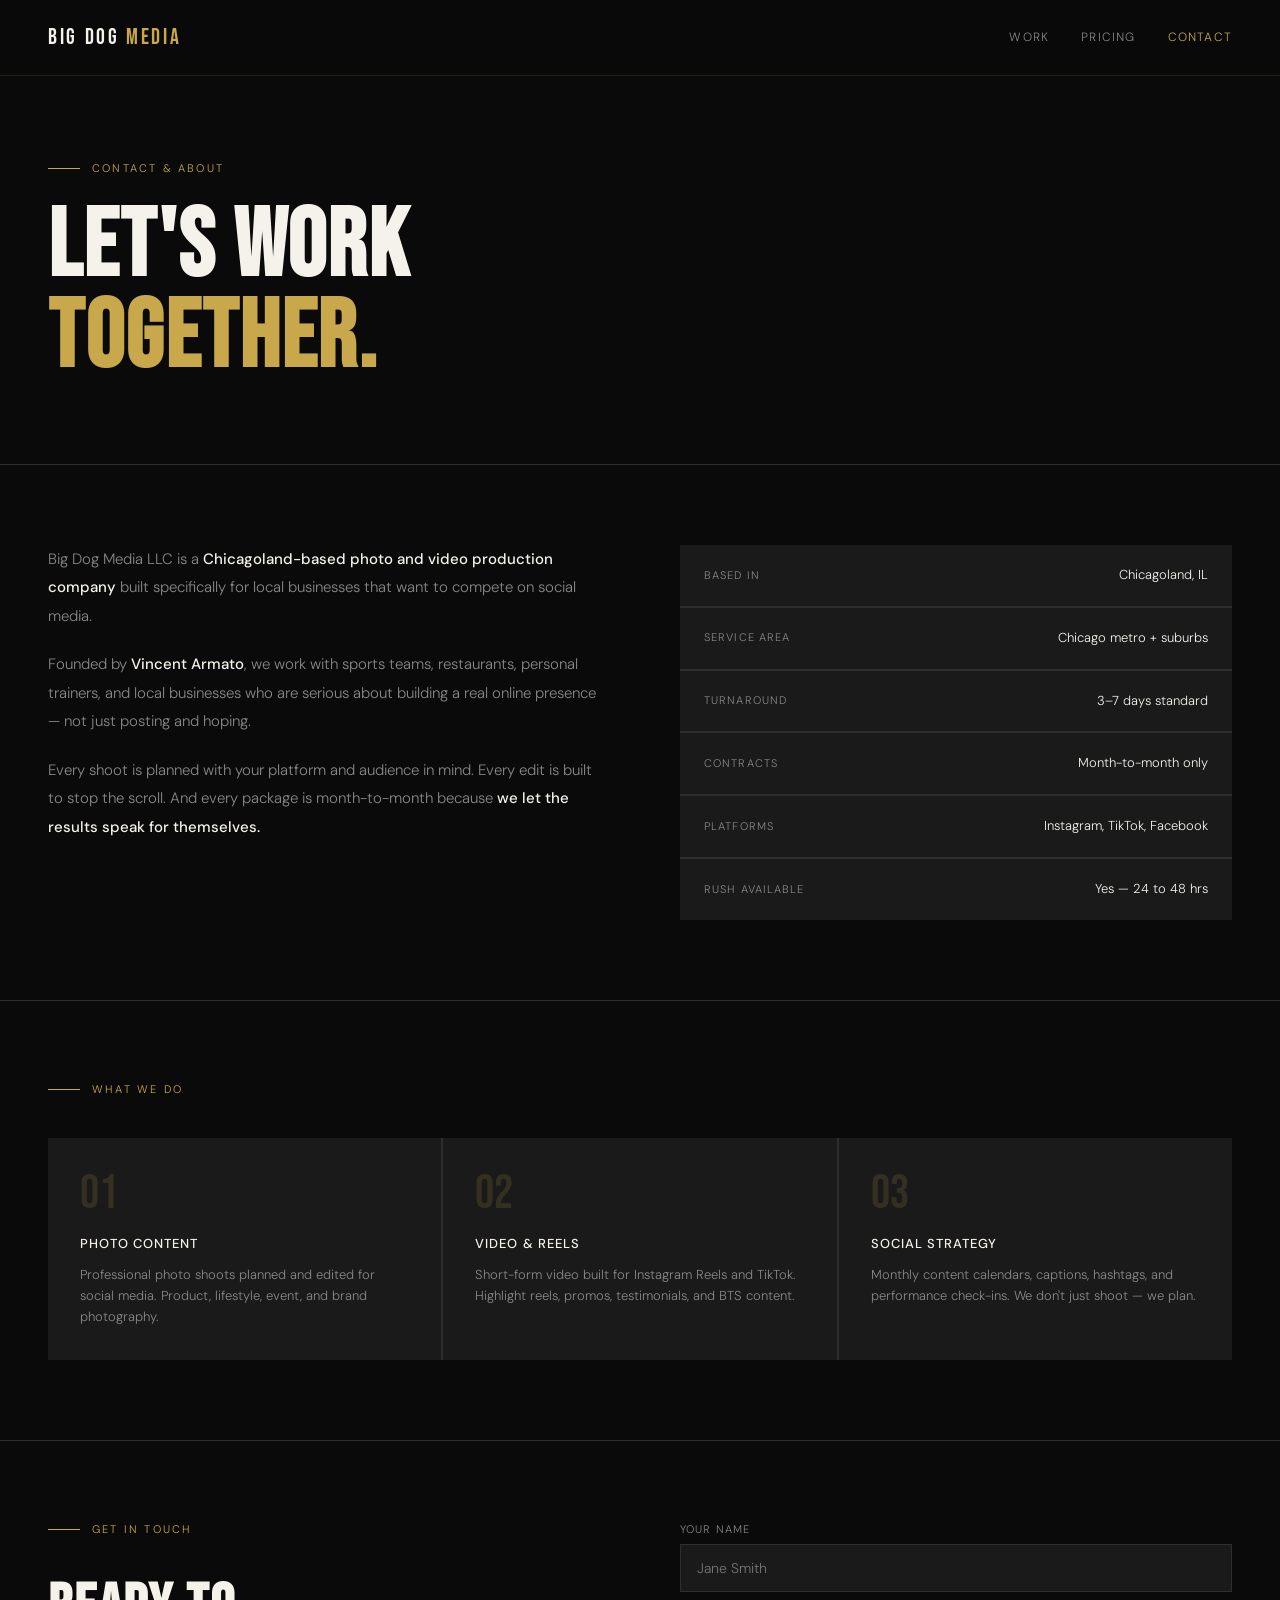
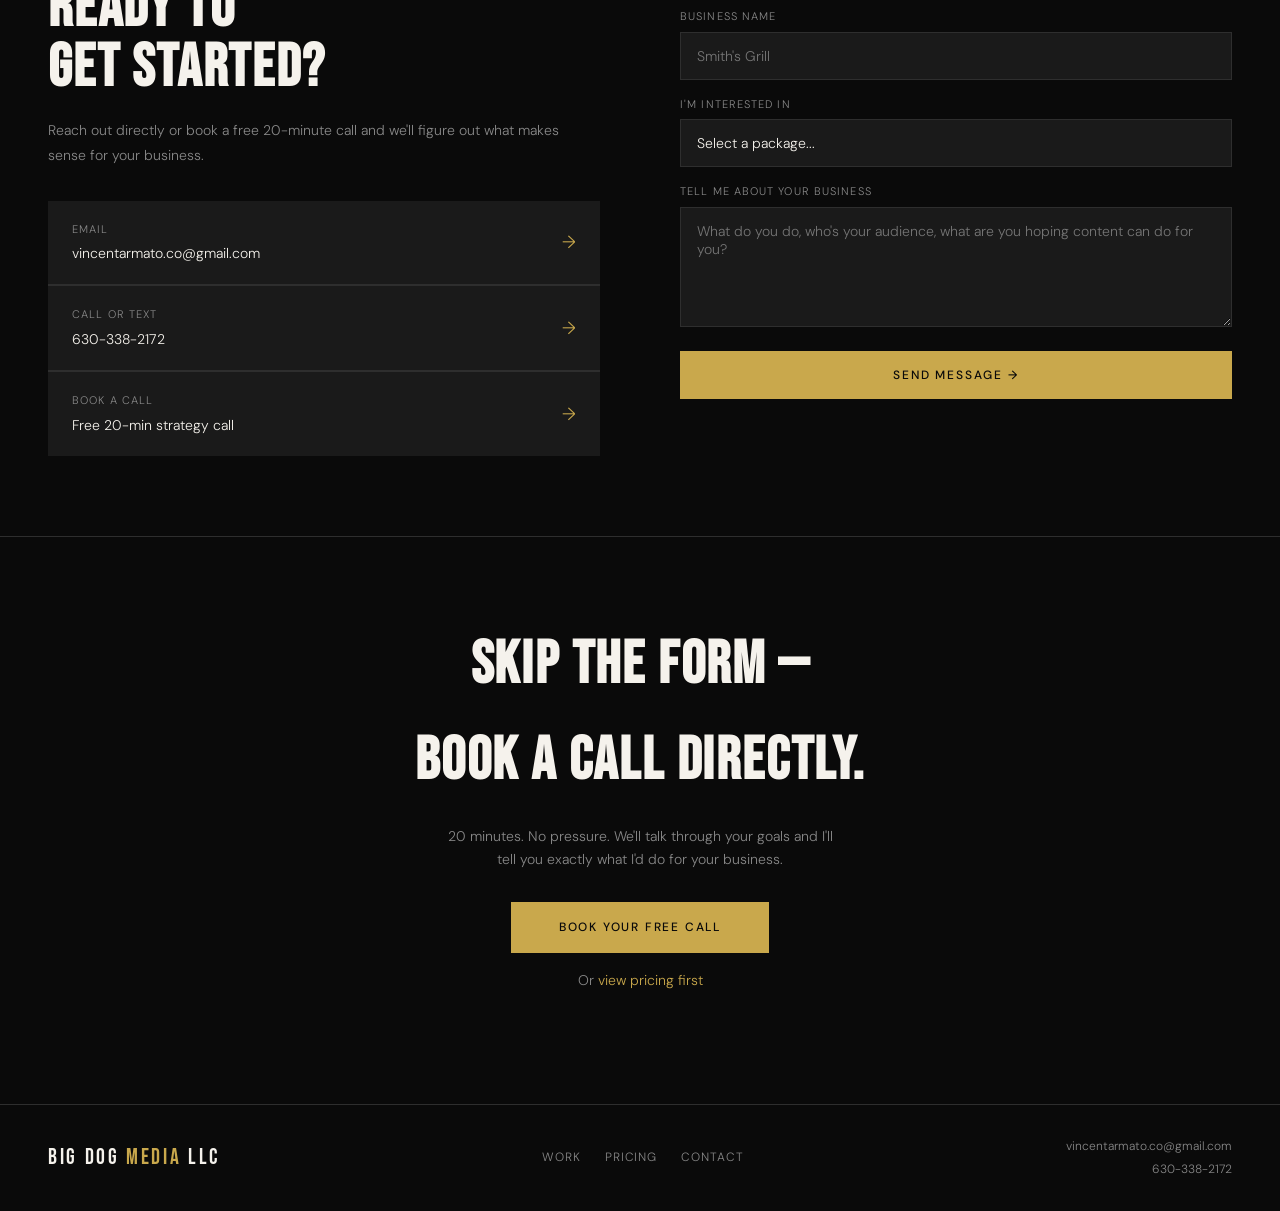
<file: example/contact.html>
<!DOCTYPE html>
<html lang="en">
<head>
<meta charset="UTF-8">
<meta name="viewport" content="width=device-width, initial-scale=1.0">
<title>Contact — Big Dog Media LLC</title>
<link href="https://fonts.googleapis.com/css2?family=Bebas+Neue&family=DM+Sans:ital,wght@0,300;0,400;0,500;1,300&display=swap" rel="stylesheet">
<style>
  :root {
    --black: #0a0a0a; --white: #f5f2ec; --gold: #c9a84c; --gold-light: #e8c96a;
    --gray: #1a1a1a; --gray-mid: #2e2e2e; --gray-text: #888;
  }
  * { box-sizing: border-box; margin: 0; padding: 0; }
  body { background: var(--black); color: var(--white); font-family: 'DM Sans', sans-serif; font-weight: 300; line-height: 1.6; overflow-x: hidden; }

  nav {
    position: fixed; top: 0; left: 0; right: 0; z-index: 100;
    padding: 20px 48px; display: flex; justify-content: space-between; align-items: center;
    border-bottom: 1px solid rgba(201,168,76,0.15);
    background: rgba(10,10,10,0.92); backdrop-filter: blur(12px);
  }
  .logo { font-family: 'Bebas Neue', sans-serif; font-size: 22px; letter-spacing: 0.12em; color: var(--white); text-decoration: none; }
  .logo span { color: var(--gold); }
  .nav-links { display: flex; gap: 32px; }
  .nav-links a { font-size: 12px; letter-spacing: 0.1em; text-transform: uppercase; color: var(--gray-text); text-decoration: none; transition: color 0.2s; }
  .nav-links a:hover, .nav-links a.active { color: var(--gold); }

  .hero {
    padding: 160px 48px 80px;
    opacity: 0; animation: fadeUp 0.9s ease forwards 0.1s;
  }
  .hero-tag { font-size: 11px; letter-spacing: 0.2em; text-transform: uppercase; color: var(--gold); margin-bottom: 24px; display: flex; align-items: center; gap: 12px; }
  .hero-tag::before { content: ''; display: block; width: 32px; height: 1px; background: var(--gold); }
  h1 { font-family: 'Bebas Neue', sans-serif; font-size: clamp(56px, 8vw, 96px); line-height: 0.95; letter-spacing: 0.02em; max-width: 800px; }
  h1 em { font-style: normal; color: var(--gold); }

  .section-label { font-size: 11px; letter-spacing: 0.2em; text-transform: uppercase; color: var(--gold); display: flex; align-items: center; gap: 12px; margin-bottom: 40px; }
  .section-label::before { content: ''; display: block; width: 32px; height: 1px; background: var(--gold); }

  .about-section {
    padding: 80px 48px;
    border-top: 1px solid var(--gray-mid);
    display: grid; grid-template-columns: 1fr 1fr; gap: 80px; align-items: start;
    opacity: 0; animation: fadeUp 0.9s ease forwards 0.3s;
  }
  .about-text p { font-size: 15px; color: var(--gray-text); line-height: 1.9; margin-bottom: 20px; }
  .about-text p strong { color: var(--white); font-weight: 500; }

  .about-details { display: flex; flex-direction: column; gap: 2px; background: var(--gray-mid); }
  .detail-row { background: var(--gray); padding: 20px 24px; display: flex; justify-content: space-between; align-items: center; }
  .detail-key { font-size: 11px; letter-spacing: 0.1em; text-transform: uppercase; color: var(--gray-text); }
  .detail-val { font-size: 13px; color: var(--white); text-align: right; }

  .services-section {
    padding: 80px 48px;
    border-top: 1px solid var(--gray-mid);
    opacity: 0; animation: fadeUp 0.9s ease forwards 0.4s;
  }
  .services-grid { display: grid; grid-template-columns: repeat(3, 1fr); gap: 2px; background: var(--gray-mid); }
  .service-card { background: var(--gray); padding: 32px; transition: background 0.2s; }
  .service-card:hover { background: #222; }
  .service-num { font-family: 'Bebas Neue', sans-serif; font-size: 48px; color: rgba(201,168,76,0.15); line-height: 1; margin-bottom: 16px; }
  .service-name { font-size: 13px; font-weight: 500; color: var(--white); text-transform: uppercase; letter-spacing: 0.08em; margin-bottom: 10px; }
  .service-desc { font-size: 13px; color: var(--gray-text); line-height: 1.6; }

  .contact-section {
    padding: 80px 48px;
    border-top: 1px solid var(--gray-mid);
    display: grid; grid-template-columns: 1fr 1fr; gap: 80px;
    opacity: 0; animation: fadeUp 0.9s ease forwards 0.5s;
  }
  .contact-left h2 { font-family: 'Bebas Neue', sans-serif; font-size: clamp(36px, 5vw, 60px); line-height: 1; letter-spacing: 0.03em; margin-bottom: 20px; }
  .contact-left p { font-size: 14px; color: var(--gray-text); line-height: 1.8; margin-bottom: 32px; }

  .contact-methods { display: flex; flex-direction: column; gap: 2px; background: var(--gray-mid); }
  .contact-method { background: var(--gray); padding: 20px 24px; text-decoration: none; display: flex; justify-content: space-between; align-items: center; transition: background 0.2s; }
  .contact-method:hover { background: #222; }
  .method-label { font-size: 11px; letter-spacing: 0.1em; text-transform: uppercase; color: var(--gray-text); margin-bottom: 4px; }
  .method-val { font-size: 14px; color: var(--white); }
  .method-arrow { font-size: 18px; color: var(--gold); }

  .contact-right { display: flex; flex-direction: column; gap: 16px; }
  .contact-right label { font-size: 11px; letter-spacing: 0.1em; text-transform: uppercase; color: var(--gray-text); display: block; margin-bottom: 6px; }
  .contact-right input, .contact-right textarea, .contact-right select {
    width: 100%; background: var(--gray); border: 1px solid var(--gray-mid);
    color: var(--white); font-family: 'DM Sans', sans-serif; font-size: 14px; font-weight: 300;
    padding: 14px 16px; outline: none; transition: border-color 0.2s; appearance: none;
  }
  .contact-right input:focus, .contact-right textarea:focus, .contact-right select:focus { border-color: var(--gold); }
  .contact-right textarea { min-height: 120px; resize: vertical; }
  .contact-right select option { background: var(--gray); }
  .submit-btn {
    background: var(--gold); color: var(--black); border: none;
    padding: 16px 32px; font-family: 'DM Sans', sans-serif; font-size: 12px;
    letter-spacing: 0.15em; text-transform: uppercase; font-weight: 500;
    cursor: pointer; transition: background 0.2s; width: 100%;
  }
  .submit-btn:hover { background: var(--gold-light); }

  .book-section {
    padding: 80px 48px;
    border-top: 1px solid var(--gray-mid);
    display: flex; flex-direction: column; align-items: center; text-align: center;
    opacity: 0; animation: fadeUp 0.9s ease forwards 0.6s;
  }
  .book-section h2 { font-family: 'Bebas Neue', sans-serif; font-size: clamp(36px, 5vw, 60px); letter-spacing: 0.03em; margin-bottom: 16px; }
  .book-section p { font-size: 14px; color: var(--gray-text); max-width: 400px; margin-bottom: 32px; }
  .book-btn { display: inline-block; padding: 16px 48px; background: var(--gold); color: var(--black); font-size: 12px; letter-spacing: 0.15em; text-transform: uppercase; font-weight: 500; text-decoration: none; transition: background 0.2s; }
  .book-btn:hover { background: var(--gold-light); }
  .book-sub { margin-top: 16px; font-size: 12px; color: var(--gray-text); }

  footer {
    padding: 32px 48px; border-top: 1px solid var(--gray-mid);
    display: flex; justify-content: space-between; align-items: center; flex-wrap: wrap; gap: 16px;
  }
  .footer-links { display: flex; gap: 24px; }
  .footer-links a { font-size: 12px; letter-spacing: 0.08em; text-transform: uppercase; color: var(--gray-text); text-decoration: none; transition: color 0.2s; }
  .footer-links a:hover { color: var(--gold); }
  .footer-contact { display: flex; flex-direction: column; align-items: flex-end; gap: 4px; }
  .footer-contact a { font-size: 12px; color: var(--gray-text); text-decoration: none; transition: color 0.2s; }
  .footer-contact a:hover { color: var(--gold); }

  @keyframes fadeUp { from { opacity: 0; transform: translateY(24px); } to { opacity: 1; transform: translateY(0); } }

  @media (max-width: 900px) {
    nav { padding: 16px 24px; }
    .hero { padding: 140px 24px 60px; }
    .about-section, .contact-section { grid-template-columns: 1fr; gap: 40px; padding-left: 24px; padding-right: 24px; }
    .services-section, .book-section { padding-left: 24px; padding-right: 24px; }
    .services-grid { grid-template-columns: 1fr; }
    footer { padding: 24px; flex-direction: column; align-items: flex-start; }
    .footer-contact { align-items: flex-start; }
  }
</style>
</head>
<body>

<nav>
  <a href="index.html" class="logo">Big Dog <span>Media</span></a>
  <div class="nav-links">
    <a href="index.html">Work</a>
    <a href="pricing.html">Pricing</a>
    <a href="contact.html" class="active">Contact</a>
  </div>
</nav>

<section class="hero">
  <div class="hero-tag">Contact & about</div>
  <h1>Let's work<br><em>together.</em></h1>
</section>

<section class="about-section">
  <div class="about-text">
    <p>Big Dog Media LLC is a <strong>Chicagoland-based photo and video production company</strong> built specifically for local businesses that want to compete on social media.</p>
    <p>Founded by <strong>Vincent Armato</strong>, we work with sports teams, restaurants, personal trainers, and local businesses who are serious about building a real online presence — not just posting and hoping.</p>
    <p>Every shoot is planned with your platform and audience in mind. Every edit is built to stop the scroll. And every package is month-to-month because <strong>we let the results speak for themselves.</strong></p>
  </div>
  <div class="about-details">
    <div class="detail-row">
      <div class="detail-key">Based in</div>
      <div class="detail-val">Chicagoland, IL</div>
    </div>
    <div class="detail-row">
      <div class="detail-key">Service area</div>
      <div class="detail-val">Chicago metro + suburbs</div>
    </div>
    <div class="detail-row">
      <div class="detail-key">Turnaround</div>
      <div class="detail-val">3–7 days standard</div>
    </div>
    <div class="detail-row">
      <div class="detail-key">Contracts</div>
      <div class="detail-val">Month-to-month only</div>
    </div>
    <div class="detail-row">
      <div class="detail-key">Platforms</div>
      <div class="detail-val">Instagram, TikTok, Facebook</div>
    </div>
    <div class="detail-row">
      <div class="detail-key">Rush available</div>
      <div class="detail-val">Yes — 24 to 48 hrs</div>
    </div>
  </div>
</section>

<section class="services-section">
  <div class="section-label">What we do</div>
  <div class="services-grid">
    <div class="service-card">
      <div class="service-num">01</div>
      <div class="service-name">Photo content</div>
      <div class="service-desc">Professional photo shoots planned and edited for social media. Product, lifestyle, event, and brand photography.</div>
    </div>
    <div class="service-card">
      <div class="service-num">02</div>
      <div class="service-name">Video & reels</div>
      <div class="service-desc">Short-form video built for Instagram Reels and TikTok. Highlight reels, promos, testimonials, and BTS content.</div>
    </div>
    <div class="service-card">
      <div class="service-num">03</div>
      <div class="service-name">Social strategy</div>
      <div class="service-desc">Monthly content calendars, captions, hashtags, and performance check-ins. We don't just shoot — we plan.</div>
    </div>
  </div>
</section>

<section class="contact-section">
  <div class="contact-left">
    <div class="section-label">Get in touch</div>
    <h2>Ready to<br>get started?</h2>
    <p>Reach out directly or book a free 20-minute call and we'll figure out what makes sense for your business.</p>
    <div class="contact-methods">
      <a href="mailto:vincentarmato.co@gmail.com" class="contact-method">
        <div>
          <div class="method-label">Email</div>
          <div class="method-val">vincentarmato.co@gmail.com</div>
        </div>
        <div class="method-arrow">→</div>
      </a>
      <a href="tel:6303382172" class="contact-method">
        <div>
          <div class="method-label">Call or text</div>
          <div class="method-val">630-338-2172</div>
        </div>
        <div class="method-arrow">→</div>
      </a>
      <a href="https://app.squareup.com/appointments/book/epxj5y0kkq7lo6/L9JPWWCQKEAFW/start" target="_blank" class="contact-method">
        <div>
          <div class="method-label">Book a call</div>
          <div class="method-val">Free 20-min strategy call</div>
        </div>
        <div class="method-arrow">→</div>
      </a>
    </div>
  </div>

  <div class="contact-right">
    <div>
      <label>Your name</label>
      <input type="text" placeholder="Jane Smith">
    </div>
    <div>
      <label>Business name</label>
      <input type="text" placeholder="Smith's Grill">
    </div>
    <div>
      <label>I'm interested in</label>
      <select>
        <option value="">Select a package...</option>
        <option>Starter — $800/mo</option>
        <option>Growth — $1,500/mo</option>
        <option>Premium — $2,800/mo</option>
        <option>Just exploring options</option>
      </select>
    </div>
    <div>
      <label>Tell me about your business</label>
      <textarea placeholder="What do you do, who's your audience, what are you hoping content can do for you?"></textarea>
    </div>
    <button class="submit-btn" onclick="handleSubmit()">Send message →</button>
    <div id="formMsg" style="font-size:13px;color:var(--gold);display:none;text-align:center;padding-top:8px;">Message sent! Vincent will be in touch within 24 hours.</div>
  </div>
</section>

<section class="book-section">
  <h2>Skip the form —<br>book a call directly.</h2>
  <p>20 minutes. No pressure. We'll talk through your goals and I'll tell you exactly what I'd do for your business.</p>
  <a href="https://app.squareup.com/appointments/book/epxj5y0kkq7lo6/L9JPWWCQKEAFW/start" target="_blank" class="book-btn">Book your free call</a>
  <p class="book-sub">Or <a href="pricing.html" style="color:var(--gold);text-decoration:none;">view pricing first</a></p>
</section>

<footer>
  <a href="index.html" class="logo">Big Dog <span>Media</span> LLC</a>
  <div class="footer-links">
    <a href="index.html">Work</a>
    <a href="pricing.html">Pricing</a>
    <a href="contact.html">Contact</a>
  </div>
  <div class="footer-contact">
    <a href="mailto:vincentarmato.co@gmail.com">vincentarmato.co@gmail.com</a>
    <a href="tel:6303382172">630-338-2172</a>
  </div>
</footer>

<script>
function handleSubmit() {
  const name = document.querySelector('input[placeholder="Jane Smith"]').value;
  const biz = document.querySelector('input[placeholder="Smith\'s Grill"]').value;
  if (!name || !biz) { alert('Please fill in your name and business name.'); return; }
  const msg = document.getElementById('formMsg');
  msg.style.display = 'block';
  document.querySelector('.submit-btn').disabled = true;
  document.querySelector('.submit-btn').style.opacity = '0.5';
}
</script>
</body>
</html>
</file>
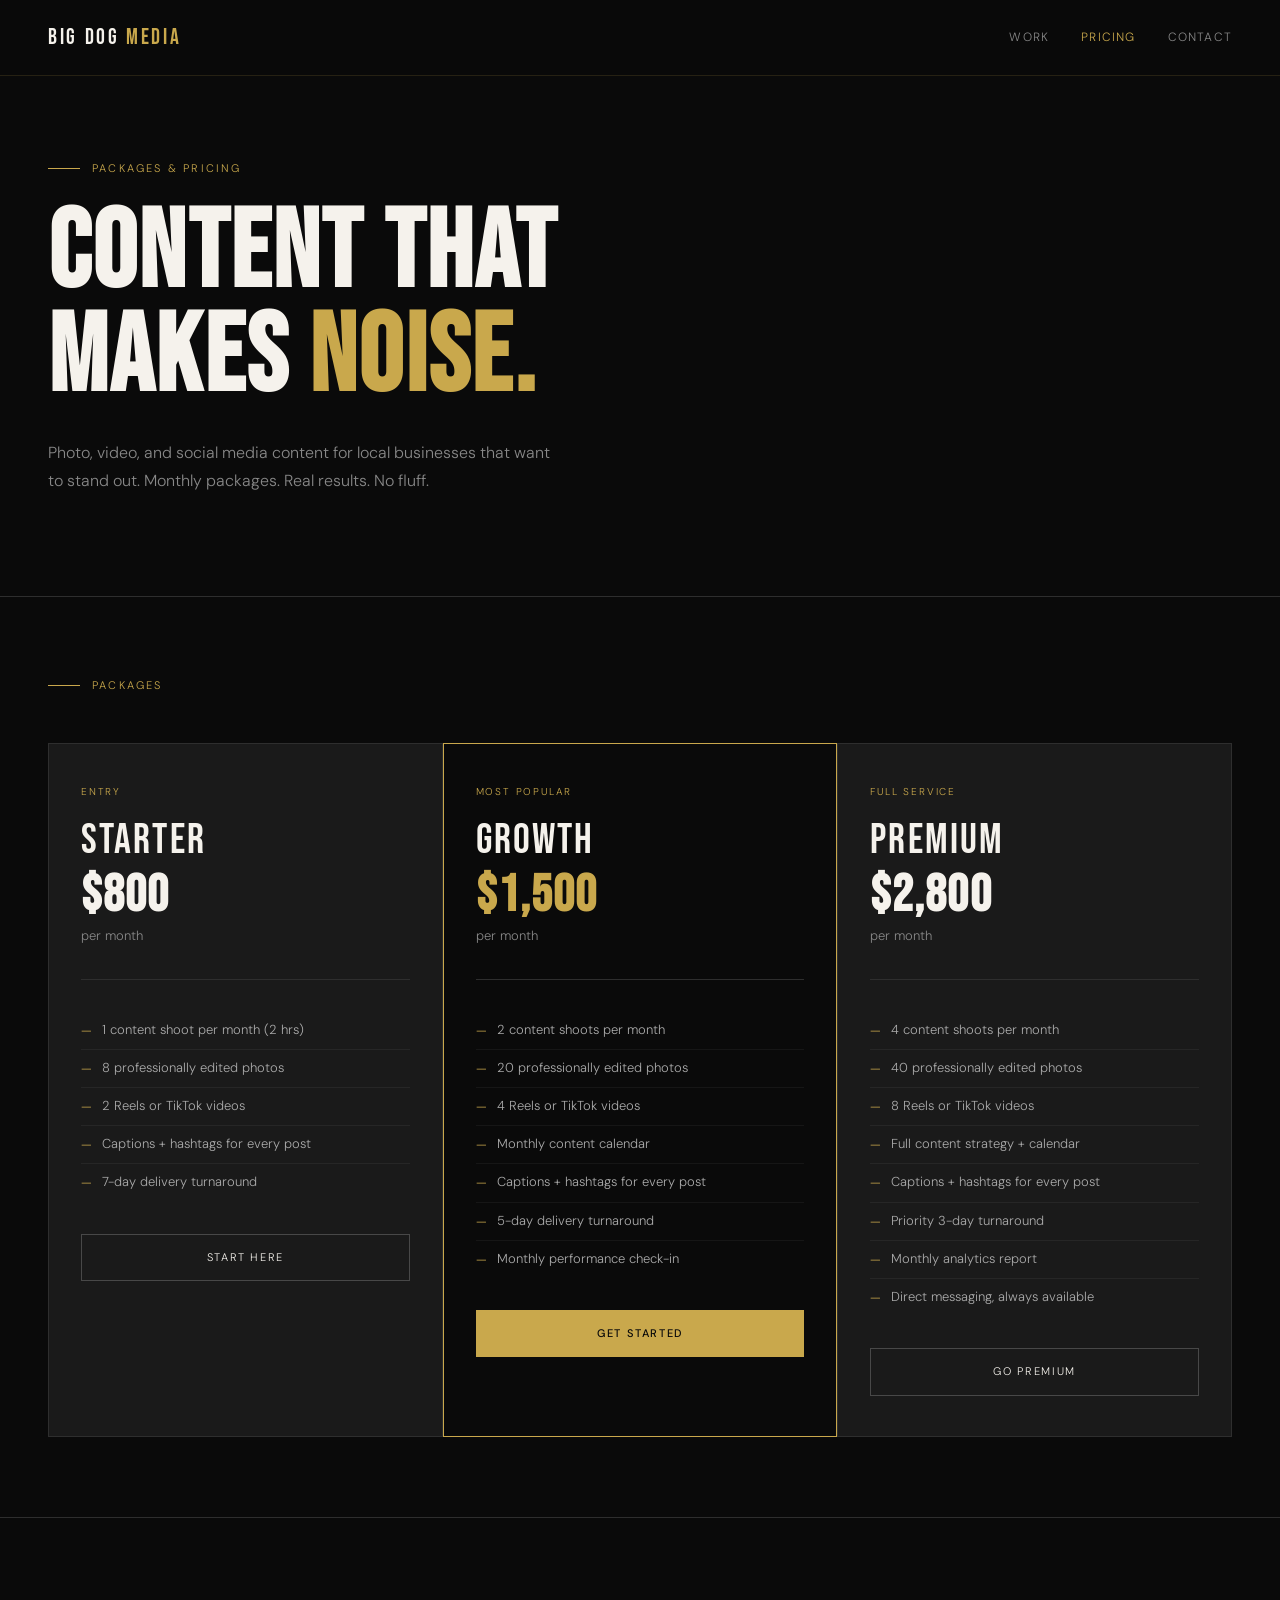
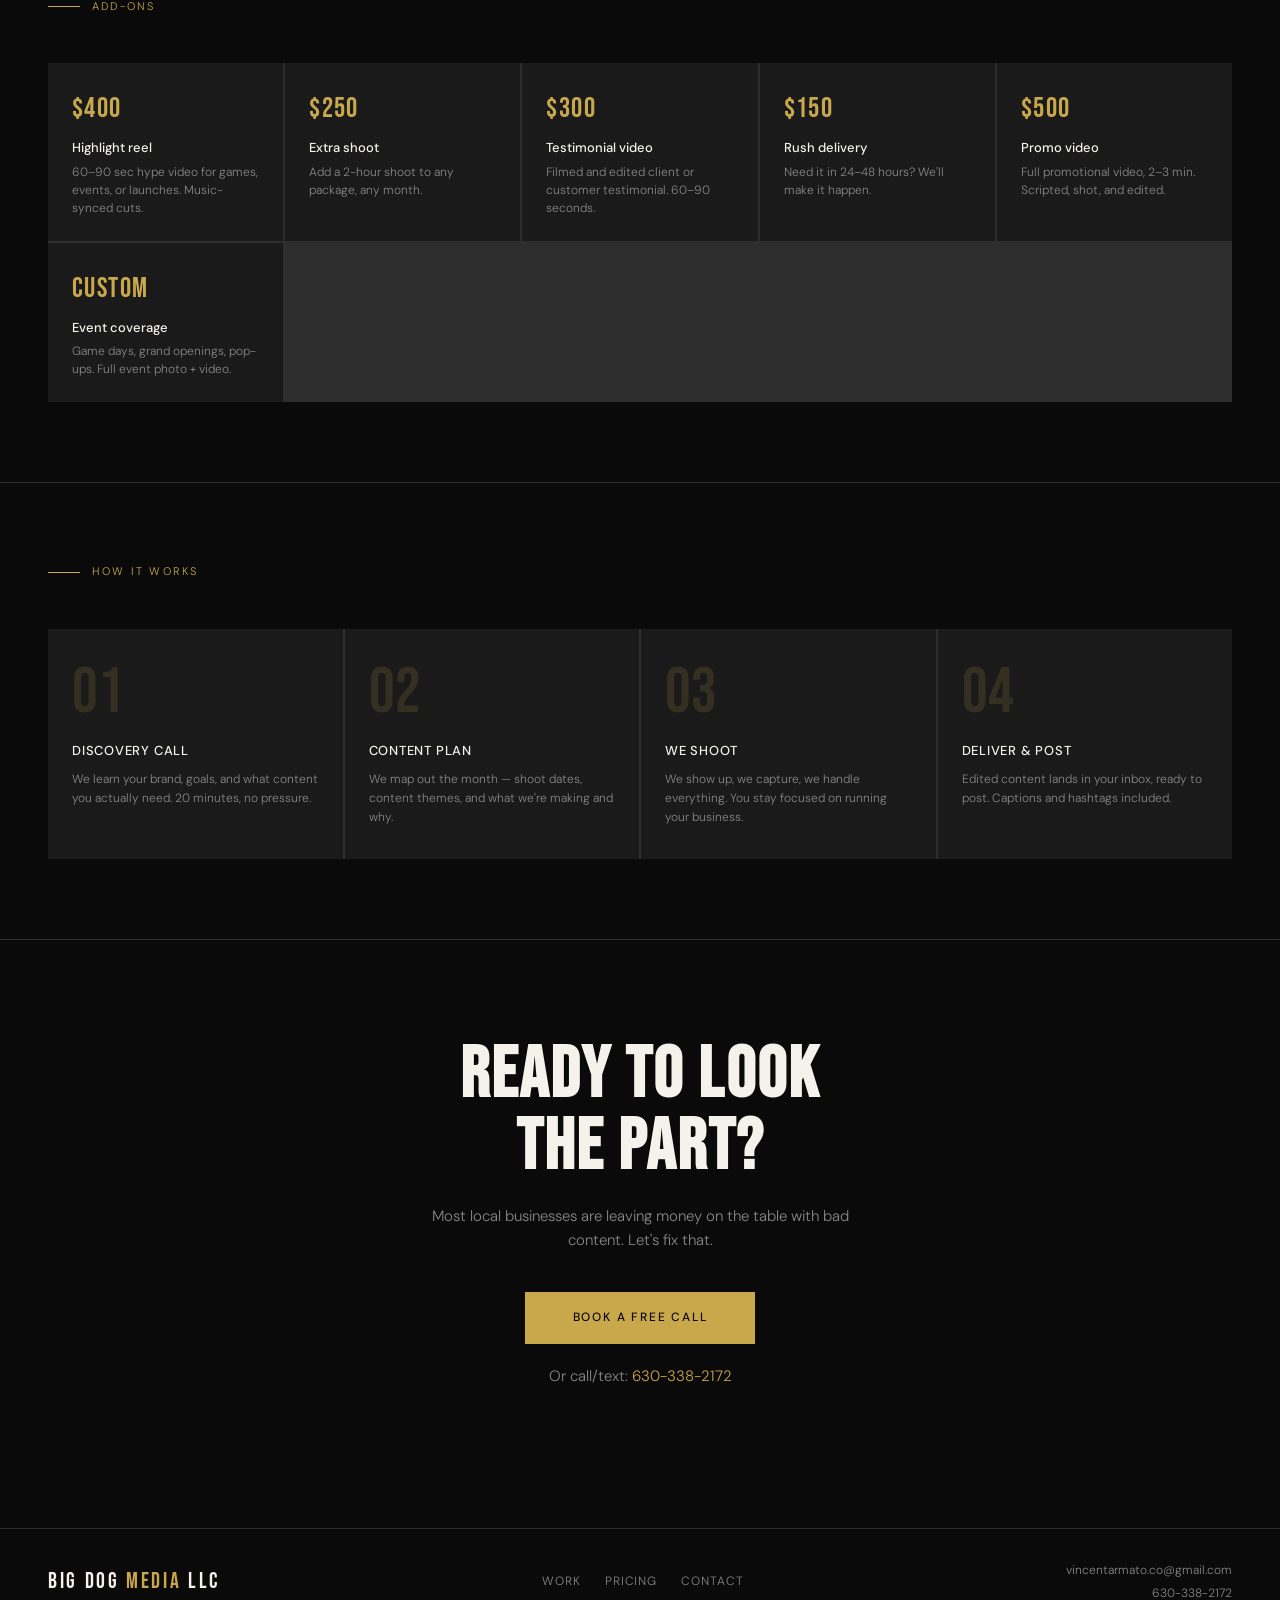
<file: example/pricing.html>
<!DOCTYPE html>
<html lang="en">
<head>
<meta charset="UTF-8">
<meta name="viewport" content="width=device-width, initial-scale=1.0">
<title>Pricing — Big Dog Media LLC</title>
<link href="https://fonts.googleapis.com/css2?family=Bebas+Neue&family=DM+Sans:ital,wght@0,300;0,400;0,500;1,300&display=swap" rel="stylesheet">
<style>
  :root { --black:#0a0a0a;--white:#f5f2ec;--gold:#c9a84c;--gold-light:#e8c96a;--gray:#1a1a1a;--gray-mid:#2e2e2e;--gray-text:#888; }
  *{box-sizing:border-box;margin:0;padding:0;}
  body{background:var(--black);color:var(--white);font-family:'DM Sans',sans-serif;font-weight:300;line-height:1.6;overflow-x:hidden;}
  nav{position:fixed;top:0;left:0;right:0;z-index:100;padding:20px 48px;display:flex;justify-content:space-between;align-items:center;border-bottom:1px solid rgba(201,168,76,0.15);background:rgba(10,10,10,0.92);backdrop-filter:blur(12px);}
  .logo{font-family:'Bebas Neue',sans-serif;font-size:22px;letter-spacing:0.12em;color:var(--white);text-decoration:none;}
  .logo span{color:var(--gold);}
  .nav-links{display:flex;gap:32px;}
  .nav-links a{font-size:12px;letter-spacing:0.1em;text-transform:uppercase;color:var(--gray-text);text-decoration:none;transition:color 0.2s;}
  .nav-links a:hover,.nav-links a.active{color:var(--gold);}
  .hero{padding:160px 48px 100px;max-width:900px;opacity:0;animation:fadeUp 0.9s ease forwards 0.1s;}
  .hero-tag{font-size:11px;letter-spacing:0.2em;text-transform:uppercase;color:var(--gold);margin-bottom:24px;display:flex;align-items:center;gap:12px;}
  .hero-tag::before{content:'';display:block;width:32px;height:1px;background:var(--gold);}
  h1{font-family:'Bebas Neue',sans-serif;font-size:clamp(60px,10vw,110px);line-height:0.95;letter-spacing:0.02em;margin-bottom:28px;}
  h1 em{font-style:normal;color:var(--gold);}
  .hero p{font-size:16px;color:var(--gray-text);max-width:520px;line-height:1.8;}
  .section-label{font-size:11px;letter-spacing:0.2em;text-transform:uppercase;color:var(--gold);display:flex;align-items:center;gap:12px;margin-bottom:48px;}
  .section-label::before{content:'';display:block;width:32px;height:1px;background:var(--gold);}
  .packages-section{padding:80px 48px;border-top:1px solid var(--gray-mid);opacity:0;animation:fadeUp 0.9s ease forwards 0.3s;}
  .packages-grid{display:grid;grid-template-columns:repeat(3,1fr);gap:2px;background:var(--gray-mid);border:1px solid var(--gray-mid);}
  .pkg{background:var(--gray);padding:40px 32px;position:relative;transition:background 0.2s;}
  .pkg:hover{background:#222;}
  .pkg.featured{background:var(--black);border:1px solid var(--gold);margin:-1px;z-index:2;}
  .pkg-tag{font-size:10px;letter-spacing:0.18em;text-transform:uppercase;color:var(--gold);margin-bottom:20px;}
  .pkg-name{font-family:'Bebas Neue',sans-serif;font-size:42px;letter-spacing:0.05em;line-height:1;margin-bottom:8px;}
  .pkg-price{font-size:13px;color:var(--gray-text);margin-bottom:32px;padding-bottom:32px;border-bottom:1px solid var(--gray-mid);}
  .pkg-price strong{font-family:'Bebas Neue',sans-serif;font-size:52px;color:var(--white);letter-spacing:0.02em;display:block;line-height:1;margin-bottom:4px;}
  .pkg.featured .pkg-price strong{color:var(--gold);}
  .pkg-features{list-style:none;}
  .pkg-features li{font-size:13px;color:#aaa;padding:9px 0;border-bottom:1px solid rgba(255,255,255,0.05);display:flex;align-items:flex-start;gap:10px;line-height:1.4;}
  .pkg-features li::before{content:'—';color:var(--gold);flex-shrink:0;margin-top:1px;}
  .pkg-features li:last-child{border-bottom:none;}
  .pkg-cta{display:block;margin-top:32px;padding:14px 24px;text-align:center;font-size:11px;letter-spacing:0.15em;text-transform:uppercase;text-decoration:none;border:1px solid rgba(255,255,255,0.2);color:var(--white);transition:all 0.2s;}
  .pkg-cta:hover{border-color:var(--gold);color:var(--gold);}
  .pkg.featured .pkg-cta{background:var(--gold);border-color:var(--gold);color:var(--black);font-weight:500;}
  .pkg.featured .pkg-cta:hover{background:var(--gold-light);border-color:var(--gold-light);}
  .addons-section{padding:80px 48px;border-top:1px solid var(--gray-mid);opacity:0;animation:fadeUp 0.9s ease forwards 0.5s;}
  .addons-grid{display:grid;grid-template-columns:repeat(auto-fill,minmax(220px,1fr));gap:2px;background:var(--gray-mid);}
  .addon{background:var(--gray);padding:24px;transition:background 0.2s;}
  .addon:hover{background:#222;}
  .addon-price{font-family:'Bebas Neue',sans-serif;font-size:28px;color:var(--gold);letter-spacing:0.05em;margin-bottom:6px;}
  .addon-name{font-size:13px;font-weight:500;color:var(--white);margin-bottom:4px;}
  .addon-desc{font-size:12px;color:var(--gray-text);line-height:1.5;}
  .process-section{padding:80px 48px;border-top:1px solid var(--gray-mid);opacity:0;animation:fadeUp 0.9s ease forwards 0.6s;}
  .process-grid{display:grid;grid-template-columns:repeat(4,1fr);gap:2px;background:var(--gray-mid);}
  .process-step{background:var(--gray);padding:32px 24px;}
  .step-num{font-family:'Bebas Neue',sans-serif;font-size:64px;color:rgba(201,168,76,0.15);line-height:1;margin-bottom:16px;}
  .step-title{font-size:13px;font-weight:500;color:var(--white);margin-bottom:8px;text-transform:uppercase;letter-spacing:0.06em;}
  .step-desc{font-size:12px;color:var(--gray-text);line-height:1.6;}
  .cta-section{padding:100px 48px;border-top:1px solid var(--gray-mid);display:flex;flex-direction:column;align-items:center;text-align:center;opacity:0;animation:fadeUp 0.9s ease forwards 0.7s;}
  .cta-section h2{font-family:'Bebas Neue',sans-serif;font-size:clamp(40px,6vw,72px);letter-spacing:0.03em;line-height:1;margin-bottom:20px;}
  .cta-section p{font-size:15px;color:var(--gray-text);max-width:440px;margin-bottom:40px;}
  .cta-btn{display:inline-block;padding:16px 48px;background:var(--gold);color:var(--black);font-size:12px;letter-spacing:0.15em;text-transform:uppercase;font-weight:500;text-decoration:none;transition:background 0.2s;}
  .cta-btn:hover{background:var(--gold-light);}
  .cta-sub{margin-top:20px;font-size:13px;color:var(--gray-text);}
  .cta-sub a{color:var(--gold);text-decoration:none;}
  footer{padding:32px 48px;border-top:1px solid var(--gray-mid);display:flex;justify-content:space-between;align-items:center;flex-wrap:wrap;gap:16px;}
  .footer-links{display:flex;gap:24px;}
  .footer-links a{font-size:12px;letter-spacing:0.08em;text-transform:uppercase;color:var(--gray-text);text-decoration:none;transition:color 0.2s;}
  .footer-links a:hover{color:var(--gold);}
  .footer-contact{display:flex;flex-direction:column;align-items:flex-end;gap:4px;}
  .footer-contact a{font-size:12px;color:var(--gray-text);text-decoration:none;transition:color 0.2s;}
  .footer-contact a:hover{color:var(--gold);}
  @keyframes fadeUp{from{opacity:0;transform:translateY(24px);}to{opacity:1;transform:translateY(0);}}
  @media(max-width:900px){nav{padding:16px 24px;}.hero,.packages-section,.addons-section,.process-section,.cta-section{padding-left:24px;padding-right:24px;}.packages-grid{grid-template-columns:1fr;}.pkg.featured{margin:0;}.process-grid{grid-template-columns:repeat(2,1fr);}footer{padding:24px;flex-direction:column;align-items:flex-start;}.footer-contact{align-items:flex-start;}}
  @media(max-width:560px){.process-grid{grid-template-columns:1fr;}h1{font-size:56px;}}
</style>
</head>
<body>
<nav>
  <a href="index.html" class="logo">Big Dog <span>Media</span></a>
  <div class="nav-links">
    <a href="index.html">Work</a>
    <a href="pricing.html" class="active">Pricing</a>
    <a href="contact.html">Contact</a>
  </div>
</nav>

<section class="hero">
  <div class="hero-tag">Packages & pricing</div>
  <h1>Content that<br>makes <em>noise.</em></h1>
  <p>Photo, video, and social media content for local businesses that want to stand out. Monthly packages. Real results. No fluff.</p>
</section>

<section class="packages-section">
  <div class="section-label">Packages</div>
  <div class="packages-grid">
    <div class="pkg">
      <div class="pkg-tag">Entry</div>
      <div class="pkg-name">Starter</div>
      <div class="pkg-price"><strong>$800</strong>per month</div>
      <ul class="pkg-features">
        <li>1 content shoot per month (2 hrs)</li>
        <li>8 professionally edited photos</li>
        <li>2 Reels or TikTok videos</li>
        <li>Captions + hashtags for every post</li>
        <li>7-day delivery turnaround</li>
      </ul>
      <a href="mailto:vincentarmato.co@gmail.com?subject=Starter Package Inquiry" class="pkg-cta">Start here</a>
    </div>
    <div class="pkg featured">
      <div class="pkg-tag">Most popular</div>
      <div class="pkg-name">Growth</div>
      <div class="pkg-price"><strong>$1,500</strong>per month</div>
      <ul class="pkg-features">
        <li>2 content shoots per month</li>
        <li>20 professionally edited photos</li>
        <li>4 Reels or TikTok videos</li>
        <li>Monthly content calendar</li>
        <li>Captions + hashtags for every post</li>
        <li>5-day delivery turnaround</li>
        <li>Monthly performance check-in</li>
      </ul>
      <a href="mailto:vincentarmato.co@gmail.com?subject=Growth Package Inquiry" class="pkg-cta">Get started</a>
    </div>
    <div class="pkg">
      <div class="pkg-tag">Full service</div>
      <div class="pkg-name">Premium</div>
      <div class="pkg-price"><strong>$2,800</strong>per month</div>
      <ul class="pkg-features">
        <li>4 content shoots per month</li>
        <li>40 professionally edited photos</li>
        <li>8 Reels or TikTok videos</li>
        <li>Full content strategy + calendar</li>
        <li>Captions + hashtags for every post</li>
        <li>Priority 3-day turnaround</li>
        <li>Monthly analytics report</li>
        <li>Direct messaging, always available</li>
      </ul>
      <a href="mailto:vincentarmato.co@gmail.com?subject=Premium Package Inquiry" class="pkg-cta">Go premium</a>
    </div>
  </div>
</section>

<section class="addons-section">
  <div class="section-label">Add-ons</div>
  <div class="addons-grid">
    <div class="addon"><div class="addon-price">$400</div><div class="addon-name">Highlight reel</div><div class="addon-desc">60–90 sec hype video for games, events, or launches. Music-synced cuts.</div></div>
    <div class="addon"><div class="addon-price">$250</div><div class="addon-name">Extra shoot</div><div class="addon-desc">Add a 2-hour shoot to any package, any month.</div></div>
    <div class="addon"><div class="addon-price">$300</div><div class="addon-name">Testimonial video</div><div class="addon-desc">Filmed and edited client or customer testimonial. 60–90 seconds.</div></div>
    <div class="addon"><div class="addon-price">$150</div><div class="addon-name">Rush delivery</div><div class="addon-desc">Need it in 24–48 hours? We'll make it happen.</div></div>
    <div class="addon"><div class="addon-price">$500</div><div class="addon-name">Promo video</div><div class="addon-desc">Full promotional video, 2–3 min. Scripted, shot, and edited.</div></div>
    <div class="addon"><div class="addon-price">Custom</div><div class="addon-name">Event coverage</div><div class="addon-desc">Game days, grand openings, pop-ups. Full event photo + video.</div></div>
  </div>
</section>

<section class="process-section">
  <div class="section-label">How it works</div>
  <div class="process-grid">
    <div class="process-step"><div class="step-num">01</div><div class="step-title">Discovery call</div><div class="step-desc">We learn your brand, goals, and what content you actually need. 20 minutes, no pressure.</div></div>
    <div class="process-step"><div class="step-num">02</div><div class="step-title">Content plan</div><div class="step-desc">We map out the month — shoot dates, content themes, and what we're making and why.</div></div>
    <div class="process-step"><div class="step-num">03</div><div class="step-title">We shoot</div><div class="step-desc">We show up, we capture, we handle everything. You stay focused on running your business.</div></div>
    <div class="process-step"><div class="step-num">04</div><div class="step-title">Deliver & post</div><div class="step-desc">Edited content lands in your inbox, ready to post. Captions and hashtags included.</div></div>
  </div>
</section>

<section class="cta-section">
  <h2>Ready to look<br>the part?</h2>
  <p>Most local businesses are leaving money on the table with bad content. Let's fix that.</p>
  <a href="https://app.squareup.com/appointments/book/epxj5y0kkq7lo6/L9JPWWCQKEAFW/start" target="_blank" class="cta-btn">Book a free call</a>
  <p class="cta-sub">Or call/text: <a href="tel:6303382172">630-338-2172</a></p>
</section>

<footer>
  <a href="index.html" class="logo">Big Dog <span>Media</span> LLC</a>
  <div class="footer-links">
    <a href="index.html">Work</a>
    <a href="pricing.html">Pricing</a>
    <a href="contact.html">Contact</a>
  </div>
  <div class="footer-contact">
    <a href="mailto:vincentarmato.co@gmail.com">vincentarmato.co@gmail.com</a>
    <a href="tel:6303382172">630-338-2172</a>
  </div>
</footer>
</body>
</html>
</file>
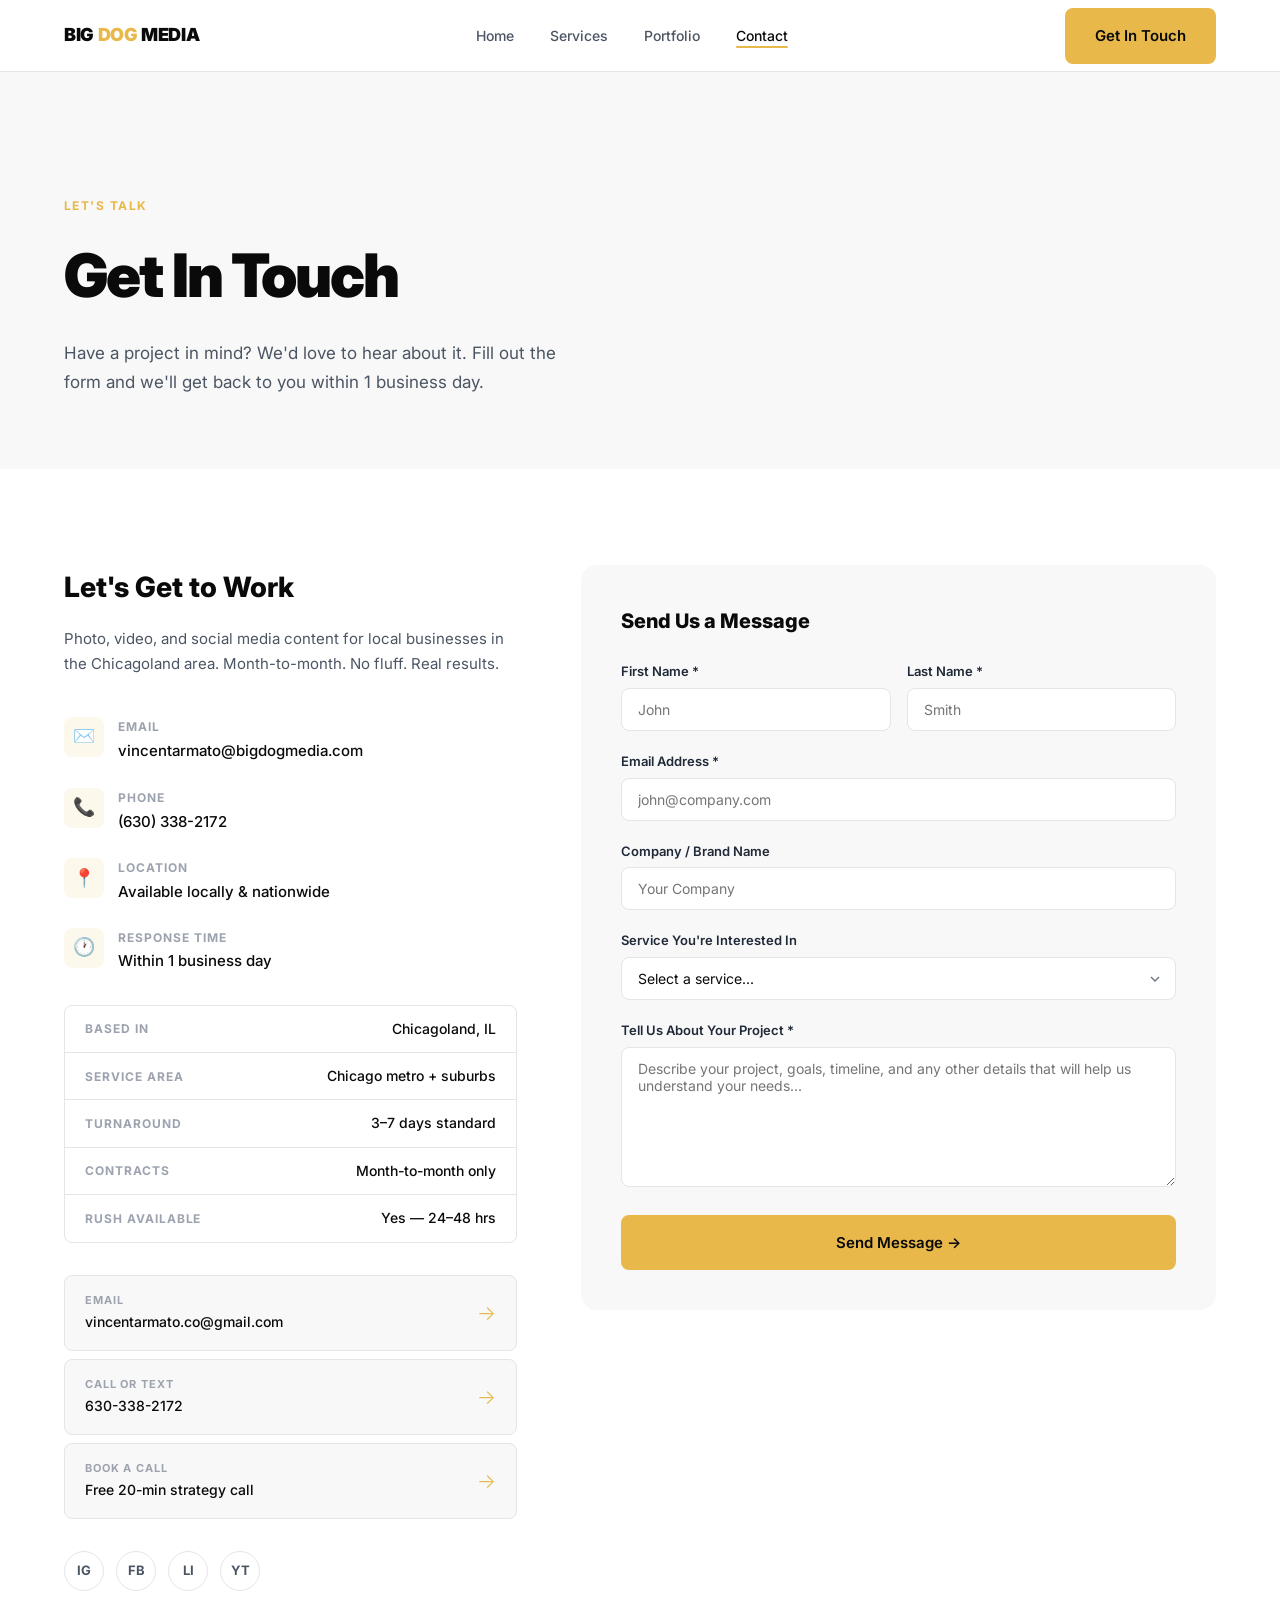
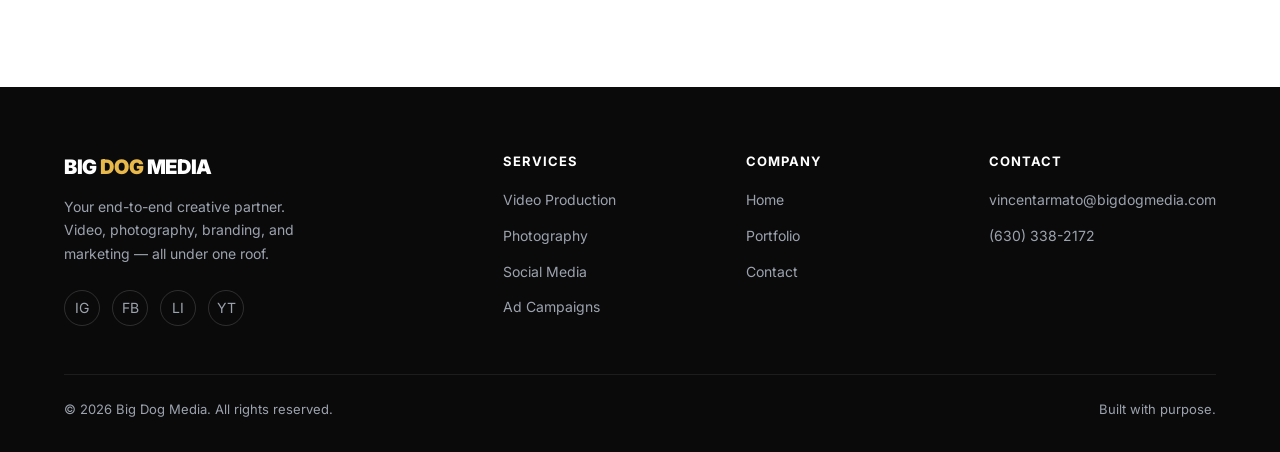
<file: pages/contact.html>
<!DOCTYPE html>
<html lang="en">
<head>
  <meta charset="UTF-8" />
  <meta name="viewport" content="width=device-width, initial-scale=1.0" />
  <title>Contact — Big Dog Media</title>
  <meta name="description" content="Get in touch with Big Dog Media. Tell us about your project and let's start creating together." />
  <link rel="stylesheet" href="../css/styles.css" />
  <style>
    .contact-social {
      display: flex;
      gap: 12px;
      margin-top: 32px;
    }
    .contact-social a {
      width: 40px;
      height: 40px;
      border-radius: 50%;
      border: 1.5px solid var(--gray-200);
      display: flex;
      align-items: center;
      justify-content: center;
      font-size: 13px;
      font-weight: 700;
      color: var(--gray-600);
      transition: all var(--transition);
    }
    .contact-social a:hover {
      border-color: var(--gold);
      color: var(--gold-dark);
      background: rgba(232,184,75,0.06);
    }
    .form-title {
      font-size: 20px;
      font-weight: 800;
      color: var(--black);
      margin-bottom: 24px;
    }
    .success-msg {
      display: none;
      background: #f0fdf4;
      border: 1.5px solid #86efac;
      border-radius: var(--radius);
      padding: 16px 20px;
      color: #16a34a;
      font-size: 14px;
      font-weight: 500;
      margin-bottom: 20px;
    }
  </style>
</head>
<body>

  <!-- NAVBAR -->
  <nav class="navbar">
    <div class="navbar__inner">
      <a href="../index.html" class="navbar__logo">BIG <span>DOG</span> MEDIA</a>
      <ul class="navbar__links">
        <li><a href="../index.html">Home</a></li>
        <li><a href="services.html">Services</a></li>
        <li><a href="portfolio.html">Portfolio</a></li>
        <li><a href="contact.html">Contact</a></li>
      </ul>
      <div class="navbar__cta">
        <a href="contact.html" class="btn btn-primary">Get In Touch</a>
      </div>
      <button class="navbar__hamburger" aria-label="Toggle menu" aria-expanded="false">
        <span></span><span></span><span></span>
      </button>
    </div>
  </nav>

  <!-- MOBILE MENU -->
  <div class="mobile-menu">
    <a href="../index.html">Home</a>
    <a href="services.html">Services</a>
    <a href="portfolio.html">Portfolio</a>
    <a href="contact.html">Contact</a>
    <a href="contact.html" class="btn btn-primary" style="text-align:center;justify-content:center;">Get In Touch</a>
  </div>

  <!-- PAGE HERO -->
  <section class="page-hero">
    <div class="container">
      <span class="page-hero__eyebrow">Let's Talk</span>
      <h1 class="page-hero__title">Get In Touch</h1>
      <p class="page-hero__desc">Have a project in mind? We'd love to hear about it. Fill out the form and we'll get back to you within 1 business day.</p>
    </div>
  </section>

  <!-- CONTACT SECTION -->
  <section class="section">
    <div class="container">
      <div class="contact-layout">

        <!-- Contact Info -->
        <div>
          <h2 class="contact-info__title">Let's Get to Work</h2>
          <p class="contact-info__desc">Photo, video, and social media content for local businesses in the Chicagoland area. Month-to-month. No fluff. Real results.</p>

          <div class="contact-detail">
            <div class="contact-detail__icon">✉️</div>
            <div>
              <p class="contact-detail__label">Email</p>
              <a href="mailto:vincentarmato@bigdogmedia.com" class="contact-detail__value">vincentarmato@bigdogmedia.com</a>
            </div>
          </div>

          <div class="contact-detail">
            <div class="contact-detail__icon">📞</div>
            <div>
              <p class="contact-detail__label">Phone</p>
              <a href="tel:+16303382172" class="contact-detail__value">(630) 338-2172</a>
            </div>
          </div>

          <div class="contact-detail">
            <div class="contact-detail__icon">📍</div>
            <div>
              <p class="contact-detail__label">Location</p>
              <p class="contact-detail__value">Available locally & nationwide</p>
            </div>
          </div>

          <div class="contact-detail">
            <div class="contact-detail__icon">🕐</div>
            <div>
              <p class="contact-detail__label">Response Time</p>
              <p class="contact-detail__value">Within 1 business day</p>
            </div>
          </div>

          <div class="about-details">
            <div class="detail-row">
              <span class="detail-key">Based in</span>
              <span class="detail-val">Chicagoland, IL</span>
            </div>
            <div class="detail-row">
              <span class="detail-key">Service area</span>
              <span class="detail-val">Chicago metro + suburbs</span>
            </div>
            <div class="detail-row">
              <span class="detail-key">Turnaround</span>
              <span class="detail-val">3–7 days standard</span>
            </div>
            <div class="detail-row">
              <span class="detail-key">Contracts</span>
              <span class="detail-val">Month-to-month only</span>
            </div>
            <div class="detail-row">
              <span class="detail-key">Rush available</span>
              <span class="detail-val">Yes — 24–48 hrs</span>
            </div>
          </div>

          <div class="contact-methods">
            <a href="mailto:vincentarmato.co@gmail.com" class="contact-method">
              <div>
                <div class="contact-method__label">Email</div>
                <div class="contact-method__val">vincentarmato.co@gmail.com</div>
              </div>
              <div class="contact-method__arrow">→</div>
            </a>
            <a href="tel:6303382172" class="contact-method">
              <div>
                <div class="contact-method__label">Call or Text</div>
                <div class="contact-method__val">630-338-2172</div>
              </div>
              <div class="contact-method__arrow">→</div>
            </a>
            <a href="https://app.squareup.com/appointments/book/epxj5y0kkq7lo6/L9JPWWCQKEAFW/start" target="_blank" class="contact-method">
              <div>
                <div class="contact-method__label">Book a Call</div>
                <div class="contact-method__val">Free 20-min strategy call</div>
              </div>
              <div class="contact-method__arrow">→</div>
            </a>
          </div>

          <div class="contact-social">
            <a href="https://www.instagram.com/vincent_armato" target="_blank" aria-label="Instagram">IG</a>
            <a href="https://www.facebook.com/vincent_armato" target="_blank" aria-label="Facebook">FB</a>
            <a href="https://www.linkedin.com/in/vincent_armato" target="_blank" aria-label="LinkedIn">LI</a>
            <a href="https://www.youtube.com/@vincent_armato" target="_blank" aria-label="YouTube">YT</a>
          </div>
        </div>

        <!-- Contact Form -->
        <div class="contact-form">
          <p class="form-title">Send Us a Message</p>
          <div class="success-msg" id="successMsg">
            ✓ &nbsp;Your message has been sent! We'll be in touch within 1 business day.
          </div>
          <form id="contactForm" novalidate>
            <div class="form-row">
              <div class="form-group">
                <label for="firstName">First Name *</label>
                <input type="text" id="firstName" name="firstName" placeholder="John" required />
              </div>
              <div class="form-group">
                <label for="lastName">Last Name *</label>
                <input type="text" id="lastName" name="lastName" placeholder="Smith" required />
              </div>
            </div>
            <div class="form-group">
              <label for="email">Email Address *</label>
              <input type="email" id="email" name="email" placeholder="john@company.com" required />
            </div>
            <div class="form-group">
              <label for="company">Company / Brand Name</label>
              <input type="text" id="company" name="company" placeholder="Your Company" />
            </div>
            <div class="form-group">
              <label for="service">Service You're Interested In</label>
              <select id="service" name="service">
                <option value="" disabled selected>Select a service...</option>
                <option value="video">Video Production</option>
                <option value="photo">Photography</option>
                <option value="social">Social Media Management</option>
<option value="ads">Paid Ad Campaigns</option>
                <option value="multiple">Multiple Services</option>
                <option value="unsure">Not Sure Yet</option>
              </select>
            </div>
            <div class="form-group">
              <label for="message">Tell Us About Your Project *</label>
              <textarea id="message" name="message" placeholder="Describe your project, goals, timeline, and any other details that will help us understand your needs..." required></textarea>
            </div>
            <button type="submit" class="btn btn-primary" style="width:100%;justify-content:center;padding:16px;">
              Send Message →
            </button>
          </form>
        </div>

      </div>
    </div>
  </section>

  <!-- FOOTER -->
  <footer class="footer">
    <div class="container">
      <div class="footer__grid">
        <div>
          <div class="footer__logo">BIG <span>DOG</span> MEDIA</div>
          <p class="footer__tagline">Your end-to-end creative partner. Video, photography, branding, and marketing — all under one roof.</p>
          <div class="footer__social">
            <a href="https://www.instagram.com/vincent_armato" target="_blank" aria-label="Instagram">IG</a>
            <a href="https://www.facebook.com/vincent_armato" target="_blank" aria-label="Facebook">FB</a>
            <a href="https://www.linkedin.com/in/vincent_armato" target="_blank" aria-label="LinkedIn">LI</a>
            <a href="https://www.youtube.com/@vincent_armato" target="_blank" aria-label="YouTube">YT</a>
          </div>
        </div>
        <div class="footer__col">
          <p class="footer__col-title">Services</p>
          <ul>
            <li><a href="services.html">Video Production</a></li>
            <li><a href="services.html">Photography</a></li>
            <li><a href="services.html">Social Media</a></li>
            <li><a href="services.html">Ad Campaigns</a></li>
          </ul>
        </div>
        <div class="footer__col">
          <p class="footer__col-title">Company</p>
          <ul>
            <li><a href="../index.html">Home</a></li>
            <li><a href="portfolio.html">Portfolio</a></li>
            <li><a href="contact.html">Contact</a></li>
          </ul>
        </div>
        <div class="footer__col">
          <p class="footer__col-title">Contact</p>
          <ul>
            <li><a href="mailto:vincentarmato@bigdogmedia.com">vincentarmato@bigdogmedia.com</a></li>
            <li><a href="tel:+16303382172">(630) 338-2172</a></li>
          </ul>
        </div>
      </div>
      <div class="footer__bottom">
        <p>&copy; 2026 Big Dog Media. All rights reserved.</p>
        <p>Built with purpose.</p>
      </div>
    </div>
  </footer>

  <script src="../js/main.js"></script>
  <script>
    // Show success message on form submit
    document.getElementById('contactForm').addEventListener('submit', function(e) {
      e.preventDefault();
      document.getElementById('successMsg').style.display = 'block';
      this.reset();
      setTimeout(() => {
        document.getElementById('successMsg').style.display = 'none';
      }, 5000);
    });
  </script>
</body>
</html>
</file>
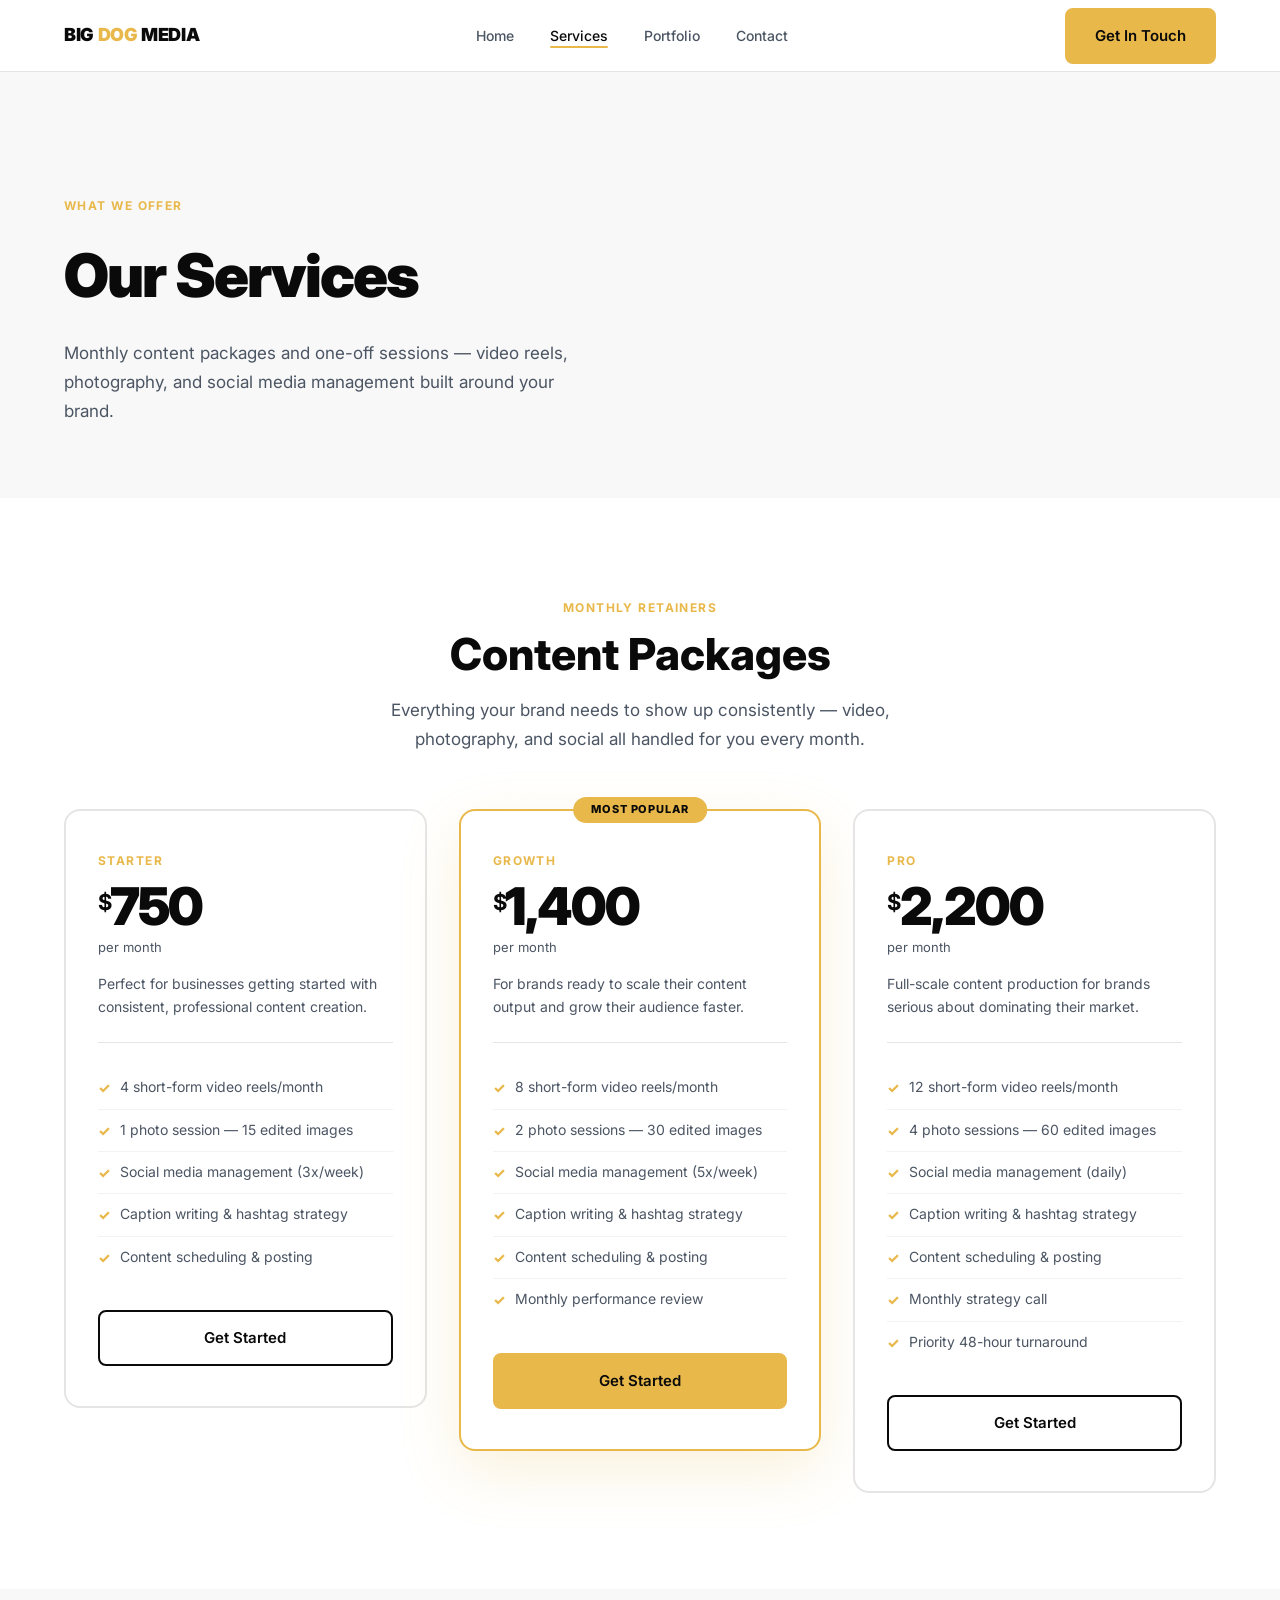
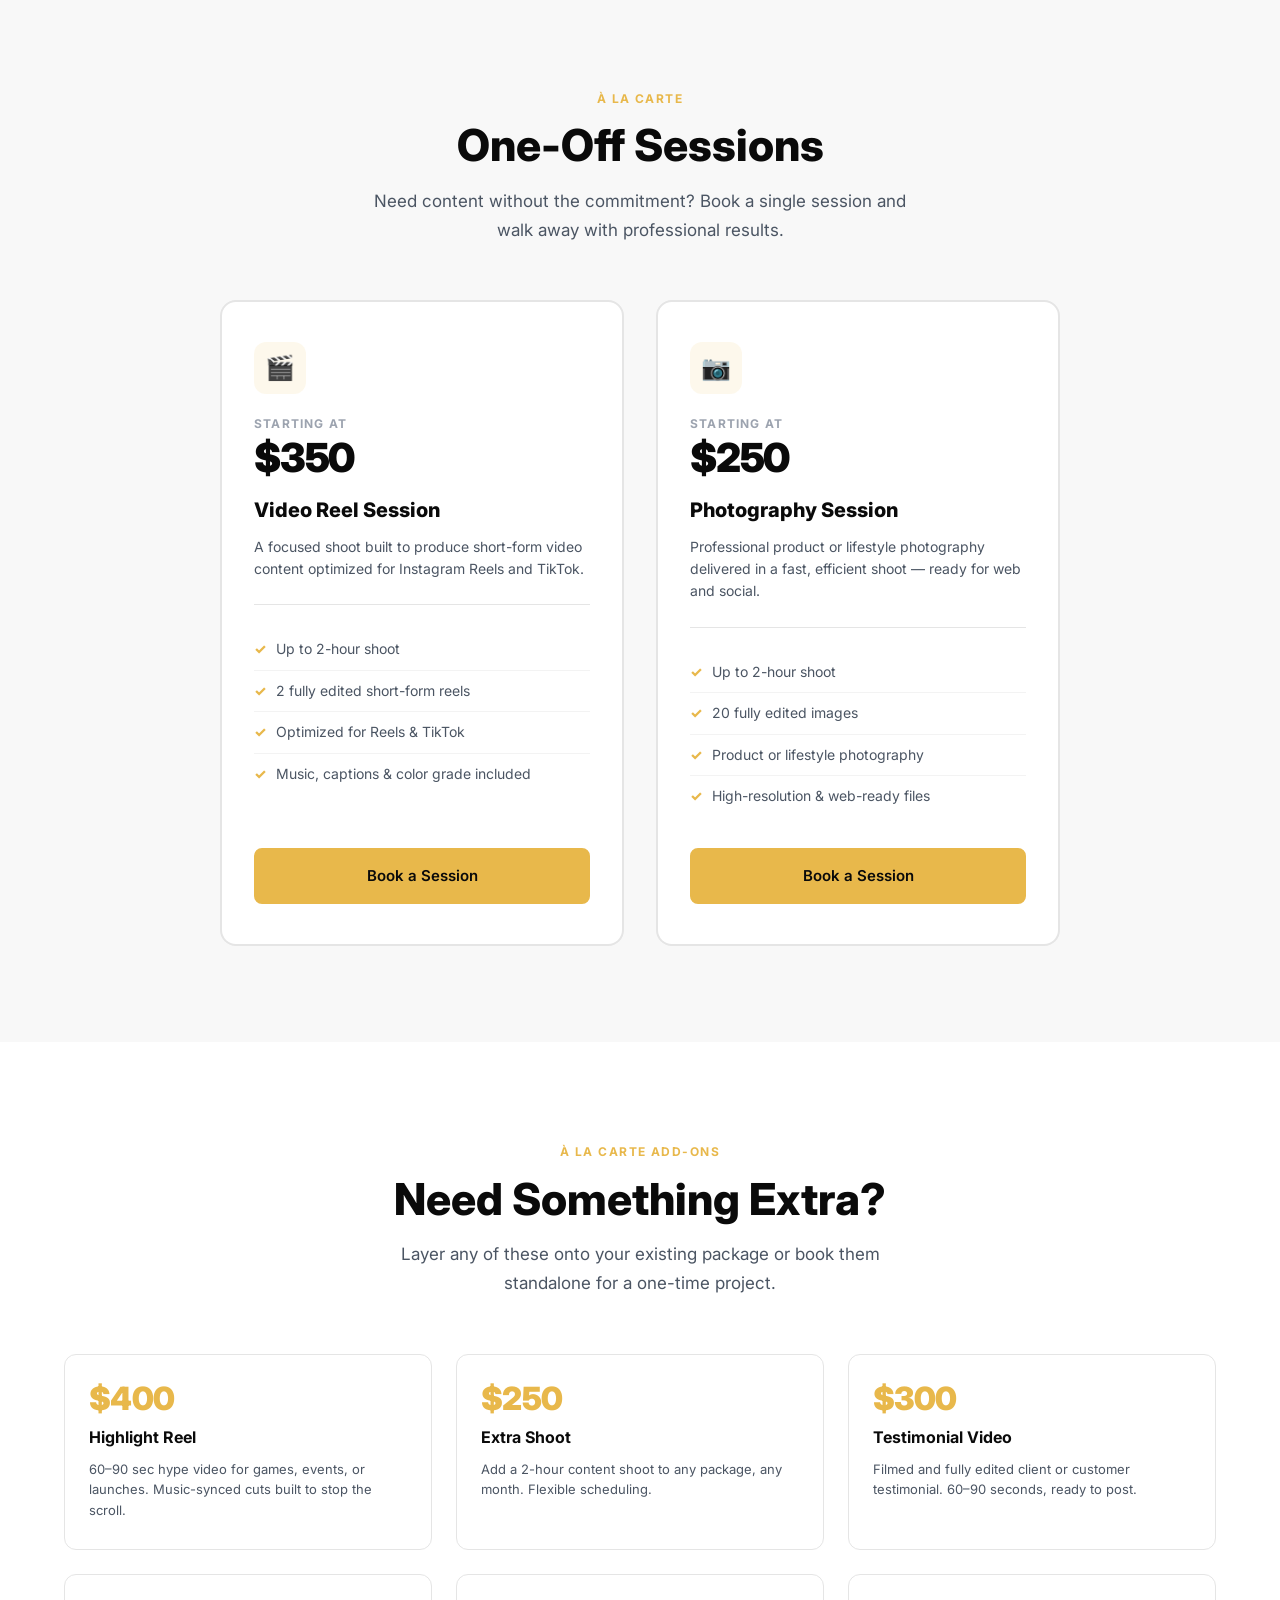
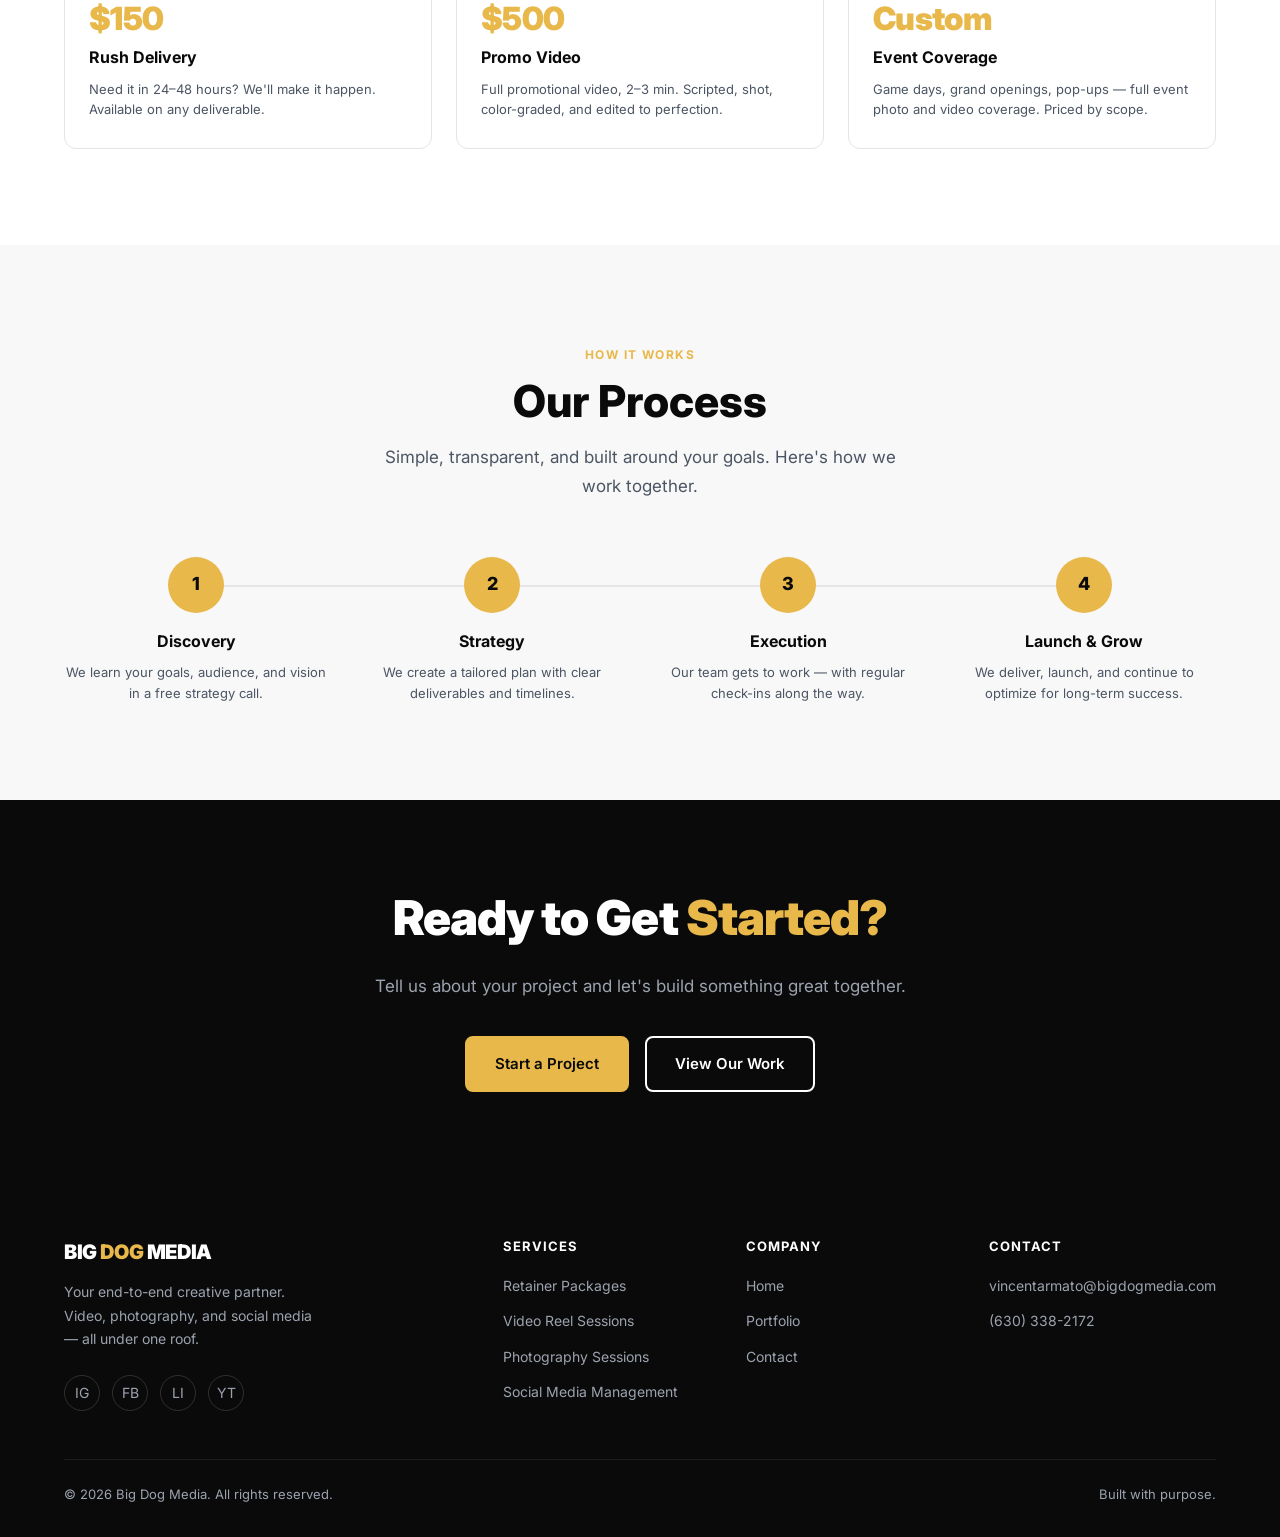
<file: pages/services.html>
<!DOCTYPE html>
<html lang="en">
<head>
  <meta charset="UTF-8" />
  <meta name="viewport" content="width=device-width, initial-scale=1.0" />
  <title>Services — Big Dog Media</title>
  <meta name="description" content="Big Dog Media offers monthly content retainer packages and one-off video and photography sessions for businesses ready to grow their brand." />
  <link rel="stylesheet" href="../css/styles.css" />
  <style>
    .fade-in {
      opacity: 0;
      transform: translateY(24px);
      transition: opacity 0.6s ease, transform 0.6s ease;
    }
    .fade-in.visible {
      opacity: 1;
      transform: translateY(0);
    }

    /* === Pricing Cards === */
    .pricing-grid {
      display: grid;
      grid-template-columns: repeat(3, 1fr);
      gap: 32px;
      margin-top: 56px;
      align-items: start;
    }
    .pricing-card {
      background: var(--white);
      border: 2px solid var(--gray-200);
      border-radius: 16px;
      padding: 40px 32px;
      display: flex;
      flex-direction: column;
      position: relative;
      transition: box-shadow 0.3s ease, transform 0.3s ease;
    }
    .pricing-card:hover {
      box-shadow: 0 16px 48px rgba(0,0,0,0.1);
      transform: translateY(-4px);
    }
    .pricing-card--featured {
      border-color: var(--gold);
      transform: translateY(-8px);
      box-shadow: 0 20px 60px rgba(232,184,75,0.2);
    }
    .pricing-card--featured:hover {
      transform: translateY(-12px);
      box-shadow: 0 24px 72px rgba(232,184,75,0.25);
    }
    .pricing-card__badge {
      position: absolute;
      top: -14px;
      left: 50%;
      transform: translateX(-50%);
      background: var(--gold);
      color: var(--black);
      font-size: 11px;
      font-weight: 800;
      letter-spacing: 0.08em;
      text-transform: uppercase;
      padding: 4px 18px;
      border-radius: 20px;
      white-space: nowrap;
    }
    .pricing-card__tier {
      font-size: 12px;
      font-weight: 700;
      letter-spacing: 0.12em;
      text-transform: uppercase;
      color: var(--gold);
      margin-bottom: 10px;
    }
    .pricing-card__price {
      font-size: 52px;
      font-weight: 900;
      color: var(--black);
      line-height: 1;
      margin-bottom: 4px;
      letter-spacing: -0.03em;
    }
    .pricing-card__price sup {
      font-size: 22px;
      font-weight: 700;
      vertical-align: top;
      margin-top: 10px;
      display: inline-block;
    }
    .pricing-card__period {
      font-size: 13px;
      color: var(--gray-600);
      margin-bottom: 16px;
    }
    .pricing-card__desc {
      font-size: 14px;
      color: var(--gray-600);
      line-height: 1.6;
      margin-bottom: 24px;
      padding-bottom: 24px;
      border-bottom: 1px solid var(--gray-200);
    }
    .pricing-card__list {
      list-style: none;
      padding: 0;
      margin: 0 0 32px;
      flex: 1;
    }
    .pricing-card__list li {
      font-size: 14px;
      color: var(--gray-600);
      padding: 9px 0;
      border-bottom: 1px solid var(--gray-100);
      display: flex;
      align-items: flex-start;
      gap: 10px;
    }
    .pricing-card__list li:last-child {
      border-bottom: none;
    }
    .pricing-card__list li::before {
      content: '✓';
      color: var(--gold);
      font-weight: 800;
      flex-shrink: 0;
      margin-top: 1px;
    }
    .pricing-card .btn {
      width: 100%;
      text-align: center;
      justify-content: center;
    }

    /* === One-Off Session Cards === */
    .sessions-grid {
      display: grid;
      grid-template-columns: repeat(2, 1fr);
      gap: 32px;
      margin-top: 56px;
      max-width: 840px;
      margin-left: auto;
      margin-right: auto;
    }
    .session-card {
      background: var(--white);
      border: 2px solid var(--gray-200);
      border-radius: 16px;
      padding: 40px 32px;
      display: flex;
      flex-direction: column;
      transition: box-shadow 0.3s ease, transform 0.3s ease;
    }
    .session-card:hover {
      box-shadow: 0 16px 48px rgba(0,0,0,0.1);
      transform: translateY(-4px);
    }
    .session-card__icon {
      width: 52px;
      height: 52px;
      background: rgba(232,184,75,0.1);
      border-radius: 12px;
      display: flex;
      align-items: center;
      justify-content: center;
      font-size: 24px;
      margin-bottom: 20px;
    }
    .session-card__starting {
      font-size: 12px;
      font-weight: 700;
      letter-spacing: 0.1em;
      text-transform: uppercase;
      color: var(--gray-400);
      margin-bottom: 4px;
    }
    .session-card__price {
      font-size: 40px;
      font-weight: 900;
      color: var(--black);
      letter-spacing: -0.03em;
      line-height: 1;
      margin-bottom: 16px;
    }
    .session-card__title {
      font-size: 20px;
      font-weight: 800;
      color: var(--black);
      margin-bottom: 10px;
    }
    .session-card__desc {
      font-size: 14px;
      color: var(--gray-600);
      line-height: 1.6;
      margin-bottom: 24px;
      padding-bottom: 24px;
      border-bottom: 1px solid var(--gray-200);
    }
    .session-card__list {
      list-style: none;
      padding: 0;
      margin: 0 0 32px;
      flex: 1;
    }
    .session-card__list li {
      font-size: 14px;
      color: var(--gray-600);
      padding: 9px 0;
      border-bottom: 1px solid var(--gray-100);
      display: flex;
      align-items: flex-start;
      gap: 10px;
    }
    .session-card__list li:last-child {
      border-bottom: none;
    }
    .session-card__list li::before {
      content: '✓';
      color: var(--gold);
      font-weight: 800;
      flex-shrink: 0;
    }
    .session-card .btn {
      width: 100%;
      text-align: center;
      justify-content: center;
    }

    /* Process section */
    .process-steps {
      display: grid;
      grid-template-columns: repeat(4, 1fr);
      gap: 32px;
      margin-top: 56px;
      position: relative;
    }
    .process-steps::before {
      content: '';
      position: absolute;
      top: 28px;
      left: 10%;
      right: 10%;
      height: 2px;
      background: var(--gray-200);
      z-index: 0;
    }
    .process-step {
      text-align: center;
      position: relative;
      z-index: 1;
    }
    .process-step__num {
      width: 56px;
      height: 56px;
      border-radius: 50%;
      background: var(--gold);
      color: var(--black);
      font-size: 18px;
      font-weight: 800;
      display: flex;
      align-items: center;
      justify-content: center;
      margin: 0 auto 16px;
    }
    .process-step__title {
      font-size: 16px;
      font-weight: 700;
      color: var(--black);
      margin-bottom: 8px;
    }
    .process-step__desc {
      font-size: 13px;
      color: var(--gray-600);
      line-height: 1.6;
    }

    @media (max-width: 960px) {
      .pricing-grid { grid-template-columns: 1fr; max-width: 480px; margin-left: auto; margin-right: auto; }
      .pricing-card--featured { transform: none; }
      .pricing-card--featured:hover { transform: translateY(-4px); }
    }
    @media (max-width: 768px) {
      .sessions-grid { grid-template-columns: 1fr; max-width: 480px; }
      .process-steps { grid-template-columns: 1fr 1fr; }
      .process-steps::before { display: none; }
    }
    @media (max-width: 480px) {
      .process-steps { grid-template-columns: 1fr; }
    }
  </style>
</head>
<body>

  <!-- NAVBAR -->
  <nav class="navbar">
    <div class="navbar__inner">
      <a href="../index.html" class="navbar__logo">BIG <span>DOG</span> MEDIA</a>
      <ul class="navbar__links">
        <li><a href="../index.html">Home</a></li>
        <li><a href="services.html" class="active">Services</a></li>
        <li><a href="portfolio.html">Portfolio</a></li>
        <li><a href="contact.html">Contact</a></li>
      </ul>
      <div class="navbar__cta">
        <a href="contact.html" class="btn btn-primary">Get In Touch</a>
      </div>
      <button class="navbar__hamburger" aria-label="Toggle menu" aria-expanded="false">
        <span></span><span></span><span></span>
      </button>
    </div>
  </nav>

  <!-- MOBILE MENU -->
  <div class="mobile-menu">
    <a href="../index.html">Home</a>
    <a href="services.html">Services</a>
    <a href="portfolio.html">Portfolio</a>
    <a href="contact.html">Contact</a>
    <a href="contact.html" class="btn btn-primary" style="text-align:center;justify-content:center;">Get In Touch</a>
  </div>

  <!-- PAGE HERO -->
  <section class="page-hero">
    <div class="container">
      <span class="page-hero__eyebrow">What We Offer</span>
      <h1 class="page-hero__title">Our Services</h1>
      <p class="page-hero__desc">Monthly content packages and one-off sessions — video reels, photography, and social media management built around your brand.</p>
    </div>
  </section>

  <!-- RETAINER PACKAGES -->
  <section class="section">
    <div class="container">
      <div class="text-center">
        <span class="section-label">Monthly Retainers</span>
        <h2 class="section-title">Content Packages</h2>
        <p class="section-subtitle" style="margin:0 auto;">Everything your brand needs to show up consistently — video, photography, and social all handled for you every month.</p>
      </div>
      <div class="pricing-grid">

        <div class="pricing-card fade-in">
          <p class="pricing-card__tier">Starter</p>
          <div class="pricing-card__price"><sup>$</sup>750</div>
          <p class="pricing-card__period">per month</p>
          <p class="pricing-card__desc">Perfect for businesses getting started with consistent, professional content creation.</p>
          <ul class="pricing-card__list">
            <li>4 short-form video reels/month</li>
            <li>1 photo session — 15 edited images</li>
            <li>Social media management (3x/week)</li>
            <li>Caption writing & hashtag strategy</li>
            <li>Content scheduling & posting</li>
          </ul>
          <a href="contact.html" class="btn btn-outline">Get Started</a>
        </div>

        <div class="pricing-card pricing-card--featured fade-in">
          <span class="pricing-card__badge">Most Popular</span>
          <p class="pricing-card__tier">Growth</p>
          <div class="pricing-card__price"><sup>$</sup>1,400</div>
          <p class="pricing-card__period">per month</p>
          <p class="pricing-card__desc">For brands ready to scale their content output and grow their audience faster.</p>
          <ul class="pricing-card__list">
            <li>8 short-form video reels/month</li>
            <li>2 photo sessions — 30 edited images</li>
            <li>Social media management (5x/week)</li>
            <li>Caption writing & hashtag strategy</li>
            <li>Content scheduling & posting</li>
            <li>Monthly performance review</li>
          </ul>
          <a href="contact.html" class="btn btn-primary">Get Started</a>
        </div>

        <div class="pricing-card fade-in">
          <p class="pricing-card__tier">Pro</p>
          <div class="pricing-card__price"><sup>$</sup>2,200</div>
          <p class="pricing-card__period">per month</p>
          <p class="pricing-card__desc">Full-scale content production for brands serious about dominating their market.</p>
          <ul class="pricing-card__list">
            <li>12 short-form video reels/month</li>
            <li>4 photo sessions — 60 edited images</li>
            <li>Social media management (daily)</li>
            <li>Caption writing & hashtag strategy</li>
            <li>Content scheduling & posting</li>
            <li>Monthly strategy call</li>
            <li>Priority 48-hour turnaround</li>
          </ul>
          <a href="contact.html" class="btn btn-outline">Get Started</a>
        </div>

      </div>
    </div>
  </section>

  <!-- ONE-OFF SESSIONS -->
  <section class="section section--gray">
    <div class="container">
      <div class="text-center">
        <span class="section-label">À La Carte</span>
        <h2 class="section-title">One-Off Sessions</h2>
        <p class="section-subtitle" style="margin:0 auto;">Need content without the commitment? Book a single session and walk away with professional results.</p>
      </div>
      <div class="sessions-grid">

        <div class="session-card fade-in">
          <div class="session-card__icon">🎬</div>
          <p class="session-card__starting">Starting at</p>
          <p class="session-card__price">$350</p>
          <h3 class="session-card__title">Video Reel Session</h3>
          <p class="session-card__desc">A focused shoot built to produce short-form video content optimized for Instagram Reels and TikTok.</p>
          <ul class="session-card__list">
            <li>Up to 2-hour shoot</li>
            <li>2 fully edited short-form reels</li>
            <li>Optimized for Reels & TikTok</li>
            <li>Music, captions & color grade included</li>
          </ul>
          <a href="contact.html" class="btn btn-primary">Book a Session</a>
        </div>

        <div class="session-card fade-in">
          <div class="session-card__icon">📷</div>
          <p class="session-card__starting">Starting at</p>
          <p class="session-card__price">$250</p>
          <h3 class="session-card__title">Photography Session</h3>
          <p class="session-card__desc">Professional product or lifestyle photography delivered in a fast, efficient shoot — ready for web and social.</p>
          <ul class="session-card__list">
            <li>Up to 2-hour shoot</li>
            <li>20 fully edited images</li>
            <li>Product or lifestyle photography</li>
            <li>High-resolution & web-ready files</li>
          </ul>
          <a href="contact.html" class="btn btn-primary">Book a Session</a>
        </div>

      </div>
    </div>
  </section>

  <!-- ADD-ONS -->
  <section class="section">
    <div class="container">
      <div class="text-center">
        <span class="section-label">À La Carte Add-Ons</span>
        <h2 class="section-title">Need Something Extra?</h2>
        <p class="section-subtitle" style="margin:0 auto;">Layer any of these onto your existing package or book them standalone for a one-time project.</p>
      </div>
      <div class="addons-grid">
        <div class="addon-card">
          <div class="addon-card__price">$400</div>
          <div class="addon-card__name">Highlight Reel</div>
          <div class="addon-card__desc">60–90 sec hype video for games, events, or launches. Music-synced cuts built to stop the scroll.</div>
        </div>
        <div class="addon-card">
          <div class="addon-card__price">$250</div>
          <div class="addon-card__name">Extra Shoot</div>
          <div class="addon-card__desc">Add a 2-hour content shoot to any package, any month. Flexible scheduling.</div>
        </div>
        <div class="addon-card">
          <div class="addon-card__price">$300</div>
          <div class="addon-card__name">Testimonial Video</div>
          <div class="addon-card__desc">Filmed and fully edited client or customer testimonial. 60–90 seconds, ready to post.</div>
        </div>
        <div class="addon-card">
          <div class="addon-card__price">$150</div>
          <div class="addon-card__name">Rush Delivery</div>
          <div class="addon-card__desc">Need it in 24–48 hours? We'll make it happen. Available on any deliverable.</div>
        </div>
        <div class="addon-card">
          <div class="addon-card__price">$500</div>
          <div class="addon-card__name">Promo Video</div>
          <div class="addon-card__desc">Full promotional video, 2–3 min. Scripted, shot, color-graded, and edited to perfection.</div>
        </div>
        <div class="addon-card">
          <div class="addon-card__price">Custom</div>
          <div class="addon-card__name">Event Coverage</div>
          <div class="addon-card__desc">Game days, grand openings, pop-ups — full event photo and video coverage. Priced by scope.</div>
        </div>
      </div>
    </div>
  </section>

  <!-- PROCESS -->
  <section class="section section--gray">
    <div class="container">
      <div class="text-center">
        <span class="section-label">How It Works</span>
        <h2 class="section-title">Our Process</h2>
        <p class="section-subtitle" style="margin:0 auto;">Simple, transparent, and built around your goals. Here's how we work together.</p>
      </div>
      <div class="process-steps">
        <div class="process-step">
          <div class="process-step__num">1</div>
          <p class="process-step__title">Discovery</p>
          <p class="process-step__desc">We learn your goals, audience, and vision in a free strategy call.</p>
        </div>
        <div class="process-step">
          <div class="process-step__num">2</div>
          <p class="process-step__title">Strategy</p>
          <p class="process-step__desc">We create a tailored plan with clear deliverables and timelines.</p>
        </div>
        <div class="process-step">
          <div class="process-step__num">3</div>
          <p class="process-step__title">Execution</p>
          <p class="process-step__desc">Our team gets to work — with regular check-ins along the way.</p>
        </div>
        <div class="process-step">
          <div class="process-step__num">4</div>
          <p class="process-step__title">Launch & Grow</p>
          <p class="process-step__desc">We deliver, launch, and continue to optimize for long-term success.</p>
        </div>
      </div>
    </div>
  </section>

  <!-- CTA BANNER -->
  <section class="cta-banner">
    <div class="container">
      <h2 class="cta-banner__title">Ready to Get <span>Started?</span></h2>
      <p class="cta-banner__subtitle">Tell us about your project and let's build something great together.</p>
      <div class="cta-banner__actions">
        <a href="contact.html" class="btn btn-primary">Start a Project</a>
        <a href="portfolio.html" class="btn btn-outline-white">View Our Work</a>
      </div>
    </div>
  </section>

  <!-- FOOTER -->
  <footer class="footer">
    <div class="container">
      <div class="footer__grid">
        <div>
          <div class="footer__logo">BIG <span>DOG</span> MEDIA</div>
          <p class="footer__tagline">Your end-to-end creative partner. Video, photography, and social media — all under one roof.</p>
          <div class="footer__social">
            <a href="https://www.instagram.com/vincent_armato" target="_blank" aria-label="Instagram">IG</a>
            <a href="https://www.facebook.com/vincent_armato" target="_blank" aria-label="Facebook">FB</a>
            <a href="https://www.linkedin.com/in/vincent_armato" target="_blank" aria-label="LinkedIn">LI</a>
            <a href="https://www.youtube.com/@vincent_armato" target="_blank" aria-label="YouTube">YT</a>
          </div>
        </div>
        <div class="footer__col">
          <p class="footer__col-title">Services</p>
          <ul>
            <li><a href="services.html">Retainer Packages</a></li>
            <li><a href="services.html">Video Reel Sessions</a></li>
            <li><a href="services.html">Photography Sessions</a></li>
            <li><a href="services.html">Social Media Management</a></li>
          </ul>
        </div>
        <div class="footer__col">
          <p class="footer__col-title">Company</p>
          <ul>
            <li><a href="../index.html">Home</a></li>
            <li><a href="portfolio.html">Portfolio</a></li>
            <li><a href="contact.html">Contact</a></li>
          </ul>
        </div>
        <div class="footer__col">
          <p class="footer__col-title">Contact</p>
          <ul>
            <li><a href="mailto:vincentarmato@bigdogmedia.com">vincentarmato@bigdogmedia.com</a></li>
            <li><a href="tel:+16303382172">(630) 338-2172</a></li>
          </ul>
        </div>
      </div>
      <div class="footer__bottom">
        <p>&copy; 2026 Big Dog Media. All rights reserved.</p>
        <p>Built with purpose.</p>
      </div>
    </div>
  </footer>

  <script src="../js/main.js"></script>
</body>
</html>
</file>
<file: css/styles.css>
/* ===========================
   BIG DOG MEDIA — Global Styles
   =========================== */

@import url('https://fonts.googleapis.com/css2?family=Inter:wght@300;400;500;600;700;800;900&display=swap');

/* === Reset & Base === */
*, *::before, *::after {
  box-sizing: border-box;
  margin: 0;
  padding: 0;
}

:root {
  --black: #0A0A0A;
  --gold: #E8B84B;
  --gold-dark: #C99A35;
  --white: #FFFFFF;
  --off-white: #F8F8F8;
  --gray-100: #F3F3F3;
  --gray-200: #E5E5E5;
  --gray-400: #9CA3AF;
  --gray-600: #4B5563;
  --gray-800: #1F2937;
  --font: 'Inter', sans-serif;
  --nav-height: 72px;
  --max-w: 1200px;
  --radius: 8px;
  --transition: 0.22s ease;
}

html {
  scroll-behavior: smooth;
}

body {
  font-family: var(--font);
  color: var(--black);
  background: var(--white);
  line-height: 1.6;
  -webkit-font-smoothing: antialiased;
}

img {
  max-width: 100%;
  display: block;
}

a {
  text-decoration: none;
  color: inherit;
}

ul {
  list-style: none;
}

/* === Layout === */
.container {
  max-width: var(--max-w);
  margin: 0 auto;
  padding: 0 24px;
}

.section {
  padding: 96px 0;
}

.section--gray {
  background: var(--off-white);
}

/* === Typography === */
.section-label {
  display: inline-block;
  font-size: 12px;
  font-weight: 700;
  letter-spacing: 0.12em;
  text-transform: uppercase;
  color: var(--gold);
  margin-bottom: 12px;
}

.section-title {
  font-size: clamp(28px, 4vw, 44px);
  font-weight: 800;
  line-height: 1.15;
  color: var(--black);
  margin-bottom: 16px;
}

.section-subtitle {
  font-size: 17px;
  color: var(--gray-600);
  max-width: 540px;
  line-height: 1.7;
}

/* === Buttons === */
.btn {
  display: inline-flex;
  align-items: center;
  gap: 8px;
  padding: 14px 28px;
  border-radius: var(--radius);
  font-family: var(--font);
  font-size: 15px;
  font-weight: 600;
  cursor: pointer;
  border: 2px solid transparent;
  transition: all var(--transition);
  white-space: nowrap;
}

.btn-primary {
  background: var(--gold);
  color: var(--black);
  border-color: var(--gold);
}

.btn-primary:hover {
  background: var(--gold-dark);
  border-color: var(--gold-dark);
  transform: translateY(-1px);
  box-shadow: 0 6px 20px rgba(232, 184, 75, 0.35);
}

.btn-outline {
  background: transparent;
  color: var(--black);
  border-color: var(--black);
}

.btn-outline:hover {
  background: var(--black);
  color: var(--white);
  transform: translateY(-1px);
}

.btn-outline-white {
  background: transparent;
  color: var(--white);
  border-color: var(--white);
}

.btn-outline-white:hover {
  background: var(--white);
  color: var(--black);
}

/* === Navbar === */
.navbar {
  position: fixed;
  top: 0;
  left: 0;
  right: 0;
  height: var(--nav-height);
  z-index: 1000;
  background: rgba(255, 255, 255, 0.95);
  backdrop-filter: blur(12px);
  border-bottom: 1px solid var(--gray-200);
  transition: box-shadow var(--transition);
}

.navbar.scrolled {
  box-shadow: 0 2px 20px rgba(0,0,0,0.08);
}

.navbar__inner {
  display: flex;
  align-items: center;
  justify-content: space-between;
  height: 100%;
  max-width: var(--max-w);
  margin: 0 auto;
  padding: 0 24px;
}

.navbar__logo {
  font-size: 18px;
  font-weight: 900;
  letter-spacing: -0.02em;
  color: var(--black);
}

.navbar__logo span {
  color: var(--gold);
}

.navbar__links {
  display: flex;
  align-items: center;
  gap: 36px;
}

.navbar__links a {
  font-size: 14px;
  font-weight: 500;
  color: var(--gray-600);
  transition: color var(--transition);
  position: relative;
}

.navbar__links a:hover,
.navbar__links a.active {
  color: var(--black);
}

.navbar__links a.active::after {
  content: '';
  position: absolute;
  bottom: -4px;
  left: 0;
  right: 0;
  height: 2px;
  background: var(--gold);
  border-radius: 2px;
}

.navbar__cta {
  display: flex;
  align-items: center;
  gap: 16px;
}

.navbar__hamburger {
  display: none;
  flex-direction: column;
  gap: 5px;
  background: none;
  border: none;
  cursor: pointer;
  padding: 4px;
}

.navbar__hamburger span {
  display: block;
  width: 22px;
  height: 2px;
  background: var(--black);
  border-radius: 2px;
  transition: all var(--transition);
}

.mobile-menu {
  display: none;
  position: fixed;
  top: var(--nav-height);
  left: 0;
  right: 0;
  background: var(--white);
  border-bottom: 1px solid var(--gray-200);
  padding: 24px;
  flex-direction: column;
  gap: 20px;
  z-index: 999;
  box-shadow: 0 8px 30px rgba(0,0,0,0.1);
}

.mobile-menu.open {
  display: flex;
}

.mobile-menu a {
  font-size: 16px;
  font-weight: 600;
  color: var(--gray-800);
  padding: 8px 0;
  border-bottom: 1px solid var(--gray-100);
}

/* === Footer === */
.footer {
  background: var(--black);
  color: var(--white);
  padding: 64px 0 32px;
}

.footer__grid {
  display: grid;
  grid-template-columns: 2fr 1fr 1fr 1fr;
  gap: 48px;
  margin-bottom: 48px;
}

.footer__logo {
  font-size: 20px;
  font-weight: 900;
  letter-spacing: -0.02em;
  margin-bottom: 12px;
}

.footer__logo span {
  color: var(--gold);
}

.footer__tagline {
  font-size: 14px;
  color: var(--gray-400);
  line-height: 1.7;
  margin-bottom: 24px;
  max-width: 260px;
}

.footer__social {
  display: flex;
  gap: 12px;
}

.footer__social a {
  width: 36px;
  height: 36px;
  border-radius: 50%;
  border: 1px solid rgba(255,255,255,0.15);
  display: flex;
  align-items: center;
  justify-content: center;
  font-size: 14px;
  color: var(--gray-400);
  transition: all var(--transition);
}

.footer__social a:hover {
  border-color: var(--gold);
  color: var(--gold);
}

.footer__col-title {
  font-size: 13px;
  font-weight: 700;
  letter-spacing: 0.08em;
  text-transform: uppercase;
  color: var(--white);
  margin-bottom: 16px;
}

.footer__col ul {
  display: flex;
  flex-direction: column;
  gap: 10px;
}

.footer__col ul a {
  font-size: 14px;
  color: var(--gray-400);
  transition: color var(--transition);
}

.footer__col ul a:hover {
  color: var(--gold);
}

.footer__bottom {
  border-top: 1px solid rgba(255,255,255,0.08);
  padding-top: 24px;
  display: flex;
  align-items: center;
  justify-content: space-between;
}

.footer__bottom p {
  font-size: 13px;
  color: var(--gray-400);
}

/* === Hero === */
.hero {
  min-height: 100vh;
  display: flex;
  align-items: center;
  padding-top: var(--nav-height);
  background: var(--white);
  position: relative;
  overflow: hidden;
}

.hero::before {
  content: '';
  position: absolute;
  top: -200px;
  right: -200px;
  width: 700px;
  height: 700px;
  background: radial-gradient(circle, rgba(232,184,75,0.08) 0%, transparent 70%);
  pointer-events: none;
}

.hero__content {
  max-width: 680px;
  position: relative;
  z-index: 1;
}

.hero__badge {
  display: inline-flex;
  align-items: center;
  gap: 8px;
  background: rgba(232,184,75,0.1);
  border: 1px solid rgba(232,184,75,0.25);
  color: var(--gold-dark);
  font-size: 13px;
  font-weight: 600;
  padding: 6px 14px;
  border-radius: 100px;
  margin-bottom: 28px;
}

.hero__badge::before {
  content: '●';
  font-size: 8px;
  color: var(--gold);
}

.hero__title {
  font-size: clamp(42px, 6vw, 76px);
  font-weight: 900;
  line-height: 1.05;
  letter-spacing: -0.03em;
  color: var(--black);
  margin-bottom: 24px;
}

.hero__title .accent {
  color: var(--gold);
}

.hero__subtitle {
  font-size: 18px;
  color: var(--gray-600);
  line-height: 1.7;
  margin-bottom: 40px;
  max-width: 520px;
}

.hero__actions {
  display: flex;
  align-items: center;
  gap: 16px;
  flex-wrap: wrap;
}

.hero__visual {
  position: absolute;
  right: 0;
  top: 0;
  bottom: 0;
  width: 45%;
  display: grid;
  grid-template-columns: 1fr 1fr;
  grid-template-rows: 1fr 1fr;
  gap: 12px;
  padding: calc(var(--nav-height) + 24px) 24px 48px 0;
}

.hero__img-block {
  border-radius: 12px;
  overflow: hidden;
  background: var(--gray-100);
}

.hero__img-block:first-child {
  grid-row: span 2;
}

.hero__img-block .placeholder-img {
  width: 100%;
  height: 100%;
  object-fit: cover;
  background: linear-gradient(135deg, var(--gray-200) 0%, var(--gray-100) 100%);
  display: flex;
  align-items: center;
  justify-content: center;
  color: var(--gray-400);
  font-size: 13px;
  font-weight: 500;
  min-height: 200px;
}

/* === Services Cards === */
.services-grid {
  display: grid;
  grid-template-columns: repeat(3, 1fr);
  gap: 24px;
  margin-top: 56px;
}

.service-card {
  background: var(--white);
  border: 1px solid var(--gray-200);
  border-radius: 12px;
  padding: 32px 28px;
  transition: all var(--transition);
  position: relative;
  overflow: hidden;
}

.service-card::before {
  content: '';
  position: absolute;
  bottom: 0;
  left: 0;
  right: 0;
  height: 3px;
  background: var(--gold);
  transform: scaleX(0);
  transition: transform var(--transition);
}

.service-card:hover {
  border-color: transparent;
  box-shadow: 0 12px 40px rgba(0,0,0,0.1);
  transform: translateY(-4px);
}

.service-card:hover::before {
  transform: scaleX(1);
}

.service-card__icon {
  width: 48px;
  height: 48px;
  background: rgba(232,184,75,0.1);
  border-radius: 10px;
  display: flex;
  align-items: center;
  justify-content: center;
  font-size: 22px;
  margin-bottom: 20px;
}

.service-card__title {
  font-size: 18px;
  font-weight: 700;
  margin-bottom: 10px;
  color: var(--black);
}

.service-card__desc {
  font-size: 14px;
  color: var(--gray-600);
  line-height: 1.7;
}

.service-card__list {
  margin-top: 16px;
  display: flex;
  flex-direction: column;
  gap: 6px;
}

.service-card__list li {
  font-size: 13px;
  color: var(--gray-600);
  display: flex;
  align-items: center;
  gap: 8px;
}

.service-card__list li::before {
  content: '✓';
  color: var(--gold);
  font-weight: 700;
  font-size: 12px;
}

/* === Portfolio Grid === */
.portfolio-filters {
  display: flex;
  gap: 8px;
  flex-wrap: wrap;
  margin-bottom: 40px;
}

.filter-btn {
  padding: 8px 20px;
  border-radius: 100px;
  font-family: var(--font);
  font-size: 13px;
  font-weight: 600;
  cursor: pointer;
  border: 1.5px solid var(--gray-200);
  background: var(--white);
  color: var(--gray-600);
  transition: all var(--transition);
}

.filter-btn:hover,
.filter-btn.active {
  background: var(--black);
  color: var(--white);
  border-color: var(--black);
}

.portfolio-grid {
  display: grid;
  grid-template-columns: repeat(3, 1fr);
  gap: 24px;
}

.portfolio-card {
  border-radius: 12px;
  overflow: hidden;
  background: var(--gray-100);
  position: relative;
  cursor: pointer;
  aspect-ratio: 4/3;
}

.portfolio-card__img {
  width: 100%;
  height: 100%;
  object-fit: cover;
  transition: transform 0.4s ease;
}

.portfolio-card__overlay {
  position: absolute;
  inset: 0;
  background: rgba(10,10,10,0.75);
  display: flex;
  flex-direction: column;
  align-items: center;
  justify-content: center;
  gap: 12px;
  opacity: 0;
  transition: opacity var(--transition);
}

.portfolio-card:hover .portfolio-card__overlay {
  opacity: 1;
}

.portfolio-card:hover .portfolio-card__img {
  transform: scale(1.05);
}

.portfolio-card__tag {
  position: absolute;
  top: 16px;
  left: 16px;
  background: var(--gold);
  color: var(--black);
  font-size: 11px;
  font-weight: 700;
  letter-spacing: 0.08em;
  text-transform: uppercase;
  padding: 4px 10px;
  border-radius: 100px;
}

.portfolio-card__title {
  color: var(--white);
  font-size: 18px;
  font-weight: 700;
  text-align: center;
}

.portfolio-card__view {
  display: flex;
  align-items: center;
  gap: 6px;
  color: var(--gold);
  font-size: 13px;
  font-weight: 600;
}

.portfolio-card.hidden {
  display: none;
}

/* === Stats Section === */
.stats-grid {
  display: grid;
  grid-template-columns: repeat(4, 1fr);
  gap: 1px;
  background: var(--gray-200);
  border-radius: 12px;
  overflow: hidden;
}

.stat-item {
  background: var(--white);
  padding: 40px 32px;
  text-align: center;
}

.stat-number {
  font-size: clamp(36px, 4vw, 52px);
  font-weight: 900;
  color: var(--black);
  line-height: 1;
  margin-bottom: 8px;
  letter-spacing: -0.03em;
}

.stat-number .gold-text {
  color: var(--gold);
}

.stat-label {
  font-size: 14px;
  color: var(--gray-600);
  font-weight: 500;
}

/* === CTA Banner === */
.cta-banner {
  background: var(--black);
  padding: 80px 0;
  text-align: center;
}

.cta-banner__title {
  font-size: clamp(28px, 4vw, 48px);
  font-weight: 900;
  color: var(--white);
  margin-bottom: 16px;
  letter-spacing: -0.02em;
}

.cta-banner__title span {
  color: var(--gold);
}

.cta-banner__subtitle {
  font-size: 17px;
  color: var(--gray-400);
  margin-bottom: 36px;
}

.cta-banner__actions {
  display: flex;
  justify-content: center;
  gap: 16px;
  flex-wrap: wrap;
}

/* === Contact Form === */
.contact-layout {
  display: grid;
  grid-template-columns: 1fr 1.4fr;
  gap: 64px;
  align-items: start;
}

.contact-info__title {
  font-size: 28px;
  font-weight: 800;
  margin-bottom: 16px;
  color: var(--black);
}

.contact-info__desc {
  font-size: 15px;
  color: var(--gray-600);
  line-height: 1.7;
  margin-bottom: 40px;
}

.contact-detail {
  display: flex;
  align-items: flex-start;
  gap: 14px;
  margin-bottom: 24px;
}

.contact-detail__icon {
  width: 40px;
  height: 40px;
  background: rgba(232,184,75,0.1);
  border-radius: 8px;
  display: flex;
  align-items: center;
  justify-content: center;
  font-size: 18px;
  flex-shrink: 0;
}

.contact-detail__label {
  font-size: 12px;
  font-weight: 700;
  text-transform: uppercase;
  letter-spacing: 0.08em;
  color: var(--gray-400);
  margin-bottom: 2px;
}

.contact-detail__value {
  font-size: 15px;
  font-weight: 500;
  color: var(--black);
}

.contact-form {
  background: var(--off-white);
  border-radius: 16px;
  padding: 40px;
}

.form-row {
  display: grid;
  grid-template-columns: 1fr 1fr;
  gap: 16px;
}

.form-group {
  margin-bottom: 20px;
}

.form-group label {
  display: block;
  font-size: 13px;
  font-weight: 600;
  color: var(--gray-800);
  margin-bottom: 6px;
}

.form-group input,
.form-group select,
.form-group textarea {
  width: 100%;
  padding: 12px 16px;
  border: 1.5px solid var(--gray-200);
  border-radius: var(--radius);
  font-family: var(--font);
  font-size: 14px;
  color: var(--black);
  background: var(--white);
  transition: border-color var(--transition);
  outline: none;
}

.form-group input:focus,
.form-group select:focus,
.form-group textarea:focus {
  border-color: var(--gold);
  box-shadow: 0 0 0 3px rgba(232,184,75,0.12);
}

.form-group textarea {
  resize: vertical;
  min-height: 140px;
}

.form-group select {
  appearance: none;
  background-image: url("data:image/svg+xml,%3Csvg xmlns='http://www.w3.org/2000/svg' width='16' height='16' viewBox='0 0 24 24' fill='none' stroke='%236B7280' stroke-width='2'%3E%3Cpath d='M6 9l6 6 6-6'/%3E%3C/svg%3E");
  background-repeat: no-repeat;
  background-position: right 12px center;
  padding-right: 40px;
}

/* === Page Hero (inner pages) === */
.page-hero {
  background: var(--off-white);
  padding: 120px 0 72px;
  margin-top: var(--nav-height);
}

.page-hero__eyebrow {
  display: inline-block;
  font-size: 12px;
  font-weight: 700;
  letter-spacing: 0.12em;
  text-transform: uppercase;
  color: var(--gold);
  margin-bottom: 12px;
}

.page-hero__title {
  font-size: clamp(36px, 5vw, 60px);
  font-weight: 900;
  color: var(--black);
  letter-spacing: -0.03em;
  margin-bottom: 16px;
}

.page-hero__desc {
  font-size: 17px;
  color: var(--gray-600);
  max-width: 520px;
  line-height: 1.7;
}

/* === Utilities === */
.text-center { text-align: center; }
.text-gold { color: var(--gold); }
.mt-8 { margin-top: 8px; }
.mt-16 { margin-top: 16px; }
.mt-24 { margin-top: 24px; }
.mt-48 { margin-top: 48px; }
.mb-48 { margin-bottom: 48px; }
.flex { display: flex; }
.flex-center { display: flex; align-items: center; justify-content: center; }

/* === Responsive === */
@media (max-width: 1024px) {
  .hero__visual { display: none; }
  .footer__grid { grid-template-columns: 1fr 1fr; }
  .services-grid { grid-template-columns: 1fr 1fr; }
  .portfolio-grid { grid-template-columns: 1fr 1fr; }
  .stats-grid { grid-template-columns: 1fr 1fr; }
  .contact-layout { grid-template-columns: 1fr; gap: 48px; }
}

@media (max-width: 768px) {
  :root { --nav-height: 64px; }
  .section { padding: 64px 0; }
  .navbar__links { display: none; }
  .navbar__cta .btn { display: none; }
  .navbar__hamburger { display: flex; }
  .services-grid { grid-template-columns: 1fr; }
  .portfolio-grid { grid-template-columns: 1fr 1fr; }
  .stats-grid { grid-template-columns: 1fr 1fr; }
  .form-row { grid-template-columns: 1fr; }
  .footer__grid { grid-template-columns: 1fr; gap: 32px; }
  .footer__bottom { flex-direction: column; gap: 8px; text-align: center; }
}

@media (max-width: 480px) {
  .portfolio-grid { grid-template-columns: 1fr; }
  .stats-grid { grid-template-columns: 1fr 1fr; }
  .hero__actions { flex-direction: column; align-items: flex-start; }
  .contact-form { padding: 28px 20px; }
}

/* === Client Results (dark section) === */
.results-grid {
  display: grid;
  grid-template-columns: repeat(3, 1fr);
  gap: 1px;
  background: rgba(255,255,255,0.08);
  border-radius: 12px;
  overflow: hidden;
}

.result-card {
  background: var(--gray-800);
  padding: 40px 32px;
  transition: background 0.2s;
}

.result-card:hover { background: #2a3441; }

.result-client {
  font-size: 11px;
  font-weight: 700;
  letter-spacing: 0.12em;
  text-transform: uppercase;
  color: var(--gold);
  margin-bottom: 16px;
}

.result-metric {
  font-size: 72px;
  font-weight: 900;
  color: var(--white);
  line-height: 1;
  letter-spacing: -0.03em;
  margin-bottom: 12px;
}

.result-metric span { color: var(--gold); }

.result-desc {
  font-size: 14px;
  color: var(--gray-400);
  line-height: 1.7;
  margin-bottom: 16px;
}

.result-platform {
  font-size: 11px;
  letter-spacing: 0.1em;
  text-transform: uppercase;
  color: rgba(255,255,255,0.25);
}

/* === Testimonials === */
.testimonials-grid {
  display: grid;
  grid-template-columns: repeat(2, 1fr);
  gap: 24px;
}

.testimonial-card {
  background: var(--white);
  border: 1px solid var(--gray-200);
  border-radius: 12px;
  padding: 40px 32px;
  transition: box-shadow 0.2s;
}

.testimonial-card:hover {
  box-shadow: 0 8px 32px rgba(0,0,0,0.1);
}

.testimonial-quote {
  font-size: 32px;
  color: var(--gold);
  line-height: 1;
  margin-bottom: 16px;
}

.testimonial-text {
  font-size: 16px;
  color: var(--black);
  line-height: 1.8;
  font-style: italic;
  margin-bottom: 28px;
}

.testimonial-author {
  font-size: 14px;
  font-weight: 700;
  color: var(--black);
}

.testimonial-role {
  font-size: 13px;
  color: var(--gray-400);
  margin-top: 3px;
}

/* === Contact methods (arrow rows) === */
.contact-methods {
  display: flex;
  flex-direction: column;
  gap: 8px;
  margin-top: 32px;
}

.contact-method {
  display: flex;
  justify-content: space-between;
  align-items: center;
  padding: 16px 20px;
  background: var(--off-white);
  border: 1.5px solid var(--gray-200);
  border-radius: var(--radius);
  text-decoration: none;
  color: var(--black);
  transition: all var(--transition);
}

.contact-method:hover {
  border-color: var(--gold);
  background: rgba(232,184,75,0.06);
}

.contact-method__label {
  font-size: 11px;
  font-weight: 700;
  text-transform: uppercase;
  letter-spacing: 0.08em;
  color: var(--gray-400);
  margin-bottom: 2px;
}

.contact-method__val {
  font-size: 14px;
  font-weight: 500;
  color: var(--black);
}

.contact-method__arrow {
  color: var(--gold);
  font-size: 20px;
  font-weight: 300;
}

/* === About detail rows === */
.about-details {
  border: 1px solid var(--gray-200);
  border-radius: var(--radius);
  overflow: hidden;
  margin-top: 32px;
}

.detail-row {
  display: flex;
  justify-content: space-between;
  align-items: center;
  padding: 12px 20px;
  border-bottom: 1px solid var(--gray-200);
  font-size: 14px;
}

.detail-row:last-child { border-bottom: none; }

.detail-key {
  font-size: 12px;
  font-weight: 700;
  text-transform: uppercase;
  letter-spacing: 0.08em;
  color: var(--gray-400);
}

.detail-val {
  color: var(--black);
  font-weight: 500;
  font-size: 14px;
}

/* === Add-on cards === */
.addons-grid {
  display: grid;
  grid-template-columns: repeat(3, 1fr);
  gap: 24px;
  margin-top: 56px;
}

.addon-card {
  background: var(--white);
  border: 1.5px solid var(--gray-200);
  border-radius: 12px;
  padding: 28px 24px;
  transition: all var(--transition);
}

.addon-card:hover {
  border-color: var(--gold);
  box-shadow: 0 8px 28px rgba(232,184,75,0.15);
  transform: translateY(-2px);
}

.addon-card__price {
  font-size: 32px;
  font-weight: 900;
  color: var(--gold);
  letter-spacing: -0.02em;
  line-height: 1;
  margin-bottom: 10px;
}

.addon-card__name {
  font-size: 16px;
  font-weight: 700;
  color: var(--black);
  margin-bottom: 8px;
}

.addon-card__desc {
  font-size: 13px;
  color: var(--gray-600);
  line-height: 1.6;
}

@media (max-width: 768px) {
  .results-grid { grid-template-columns: 1fr; }
  .testimonials-grid { grid-template-columns: 1fr; }
  .addons-grid { grid-template-columns: 1fr 1fr; }
}

@media (max-width: 480px) {
  .addons-grid { grid-template-columns: 1fr; }
}

/* === Placeholder images (colored blocks) === */
.placeholder-img {
  width: 100%;
  height: 100%;
  display: flex;
  align-items: center;
  justify-content: center;
  color: var(--gray-400);
  font-size: 13px;
  font-weight: 500;
}

.ph-1 { background: linear-gradient(135deg, #f0e6cc 0%, #e8d5a3 100%); }
.ph-2 { background: linear-gradient(135deg, #dce8f0 0%, #b3cfe0 100%); }
.ph-3 { background: linear-gradient(135deg, #dce0e8 0%, #c0c8d8 100%); }
.ph-4 { background: linear-gradient(135deg, #e0ece4 0%, #b3d0bc 100%); }
.ph-5 { background: linear-gradient(135deg, #ece0e8 0%, #d0b3c8 100%); }
.ph-6 { background: linear-gradient(135deg, #ece8d8 0%, #d8cfa8 100%); }
</file>
